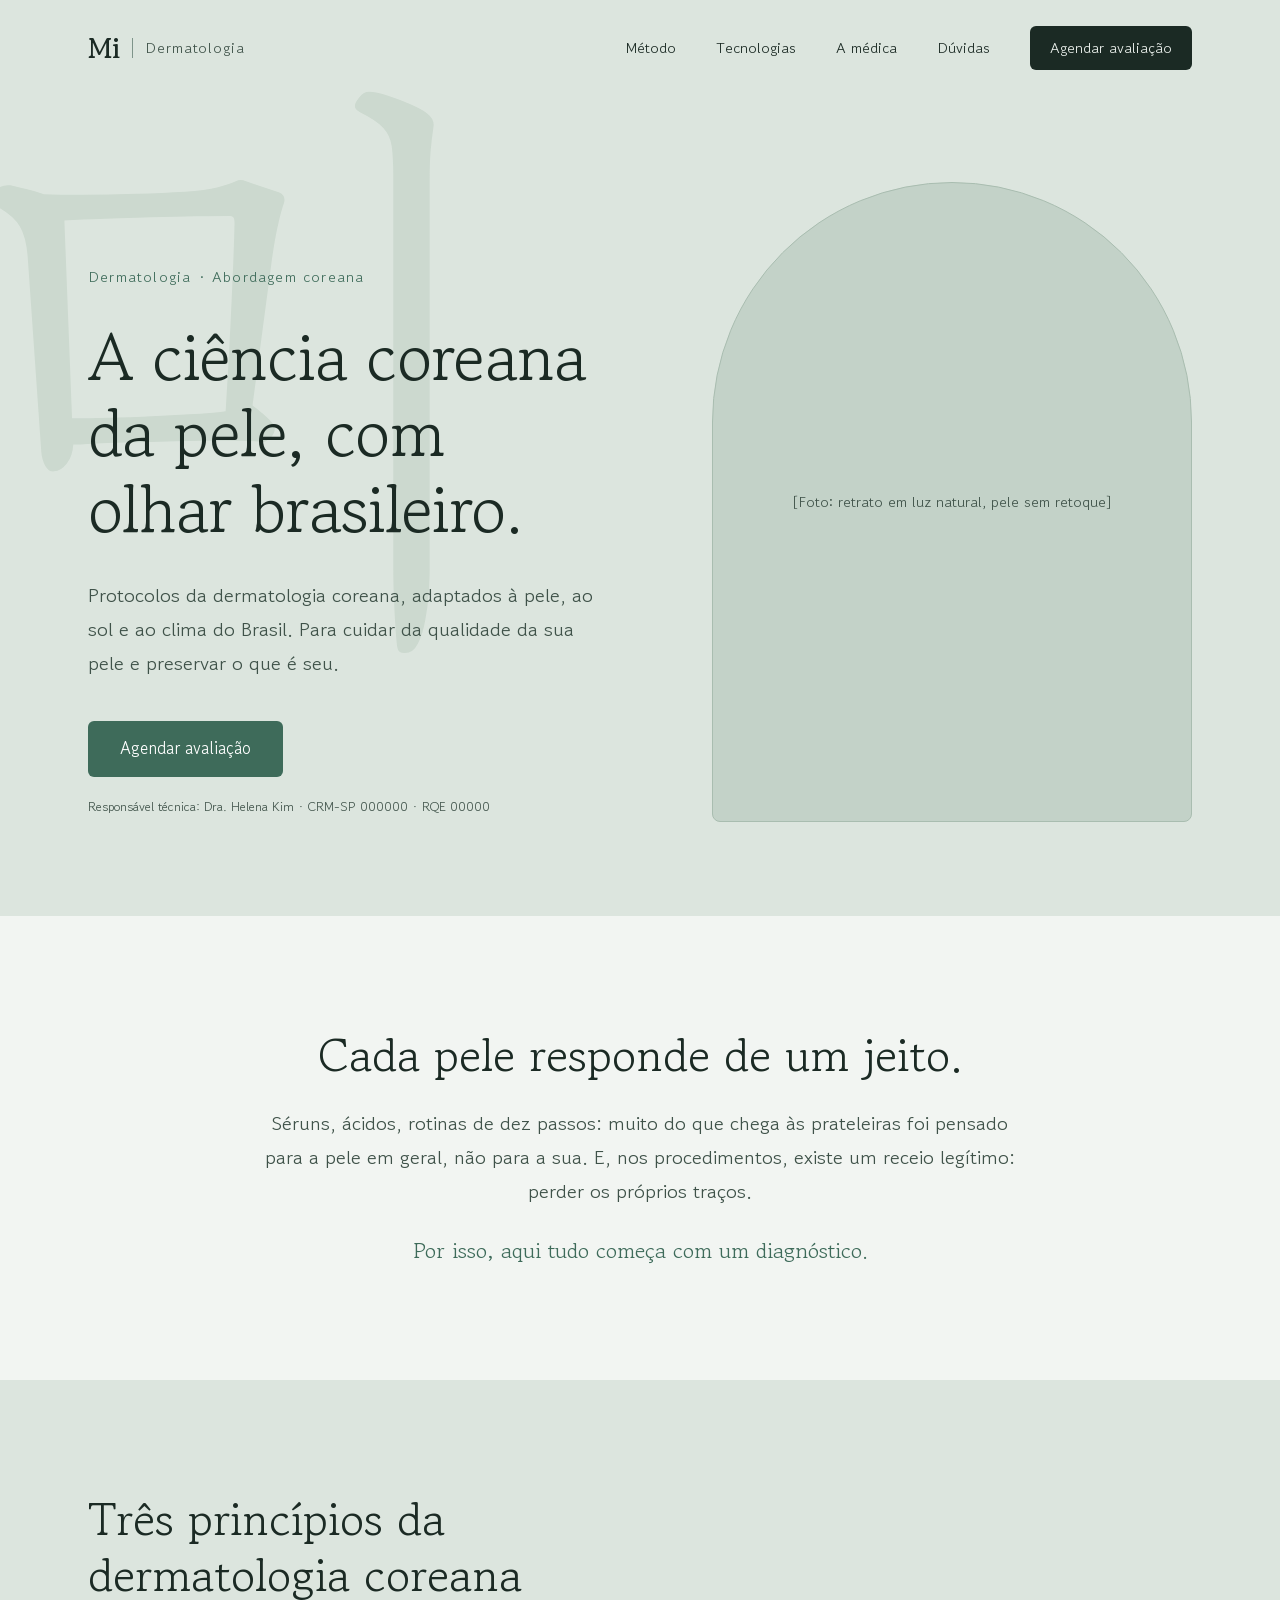
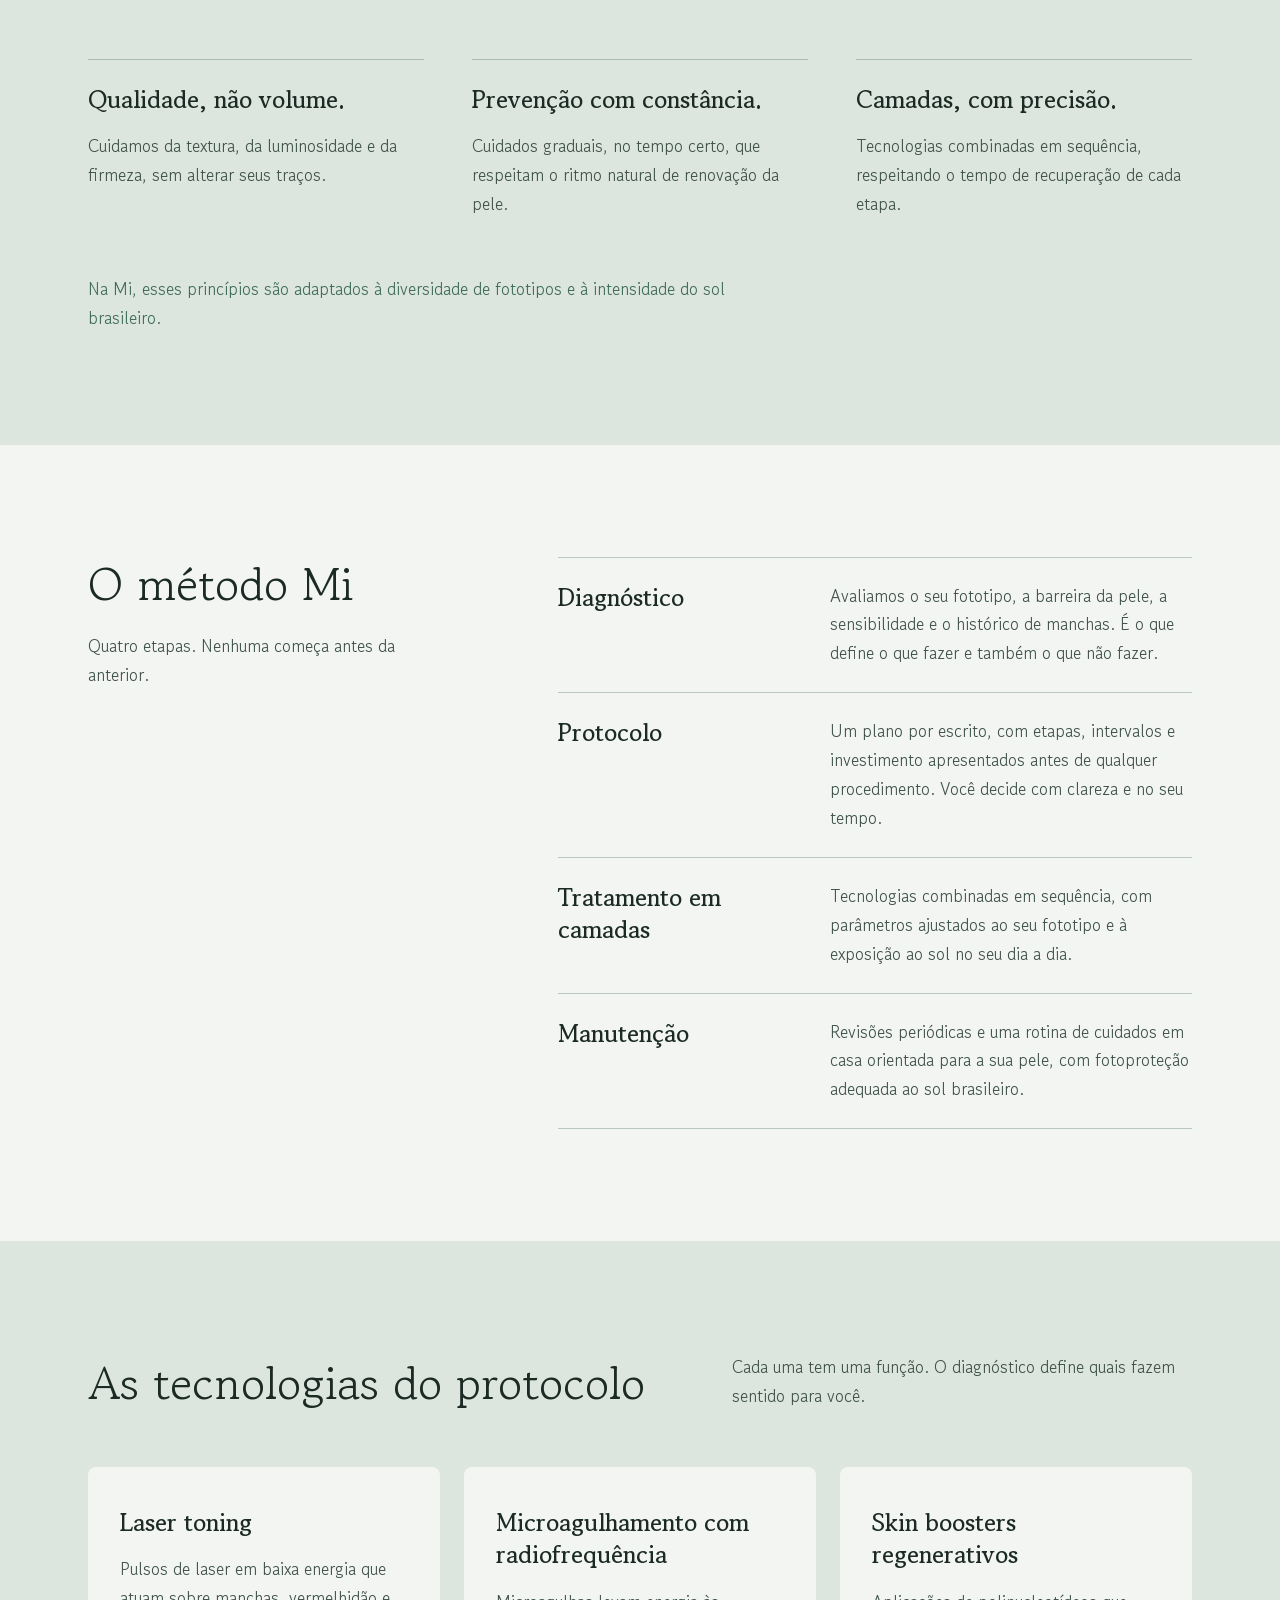
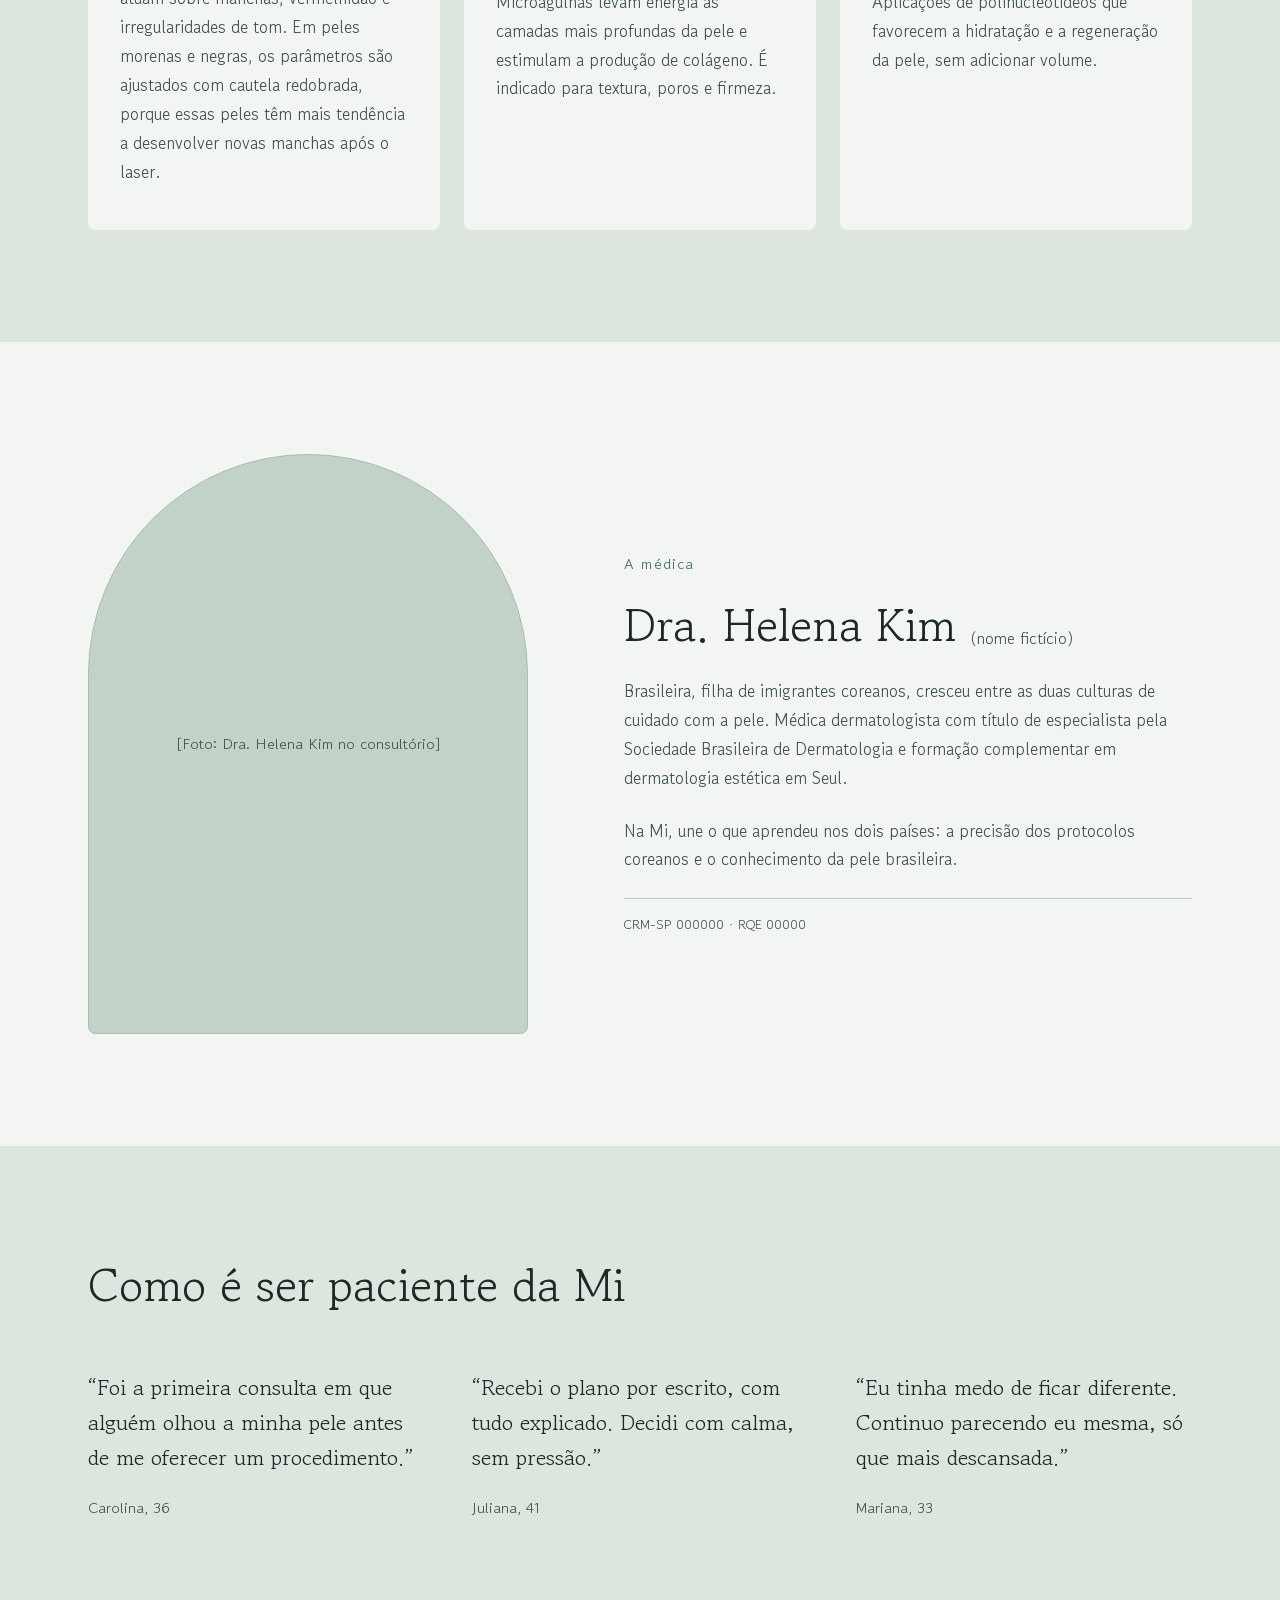
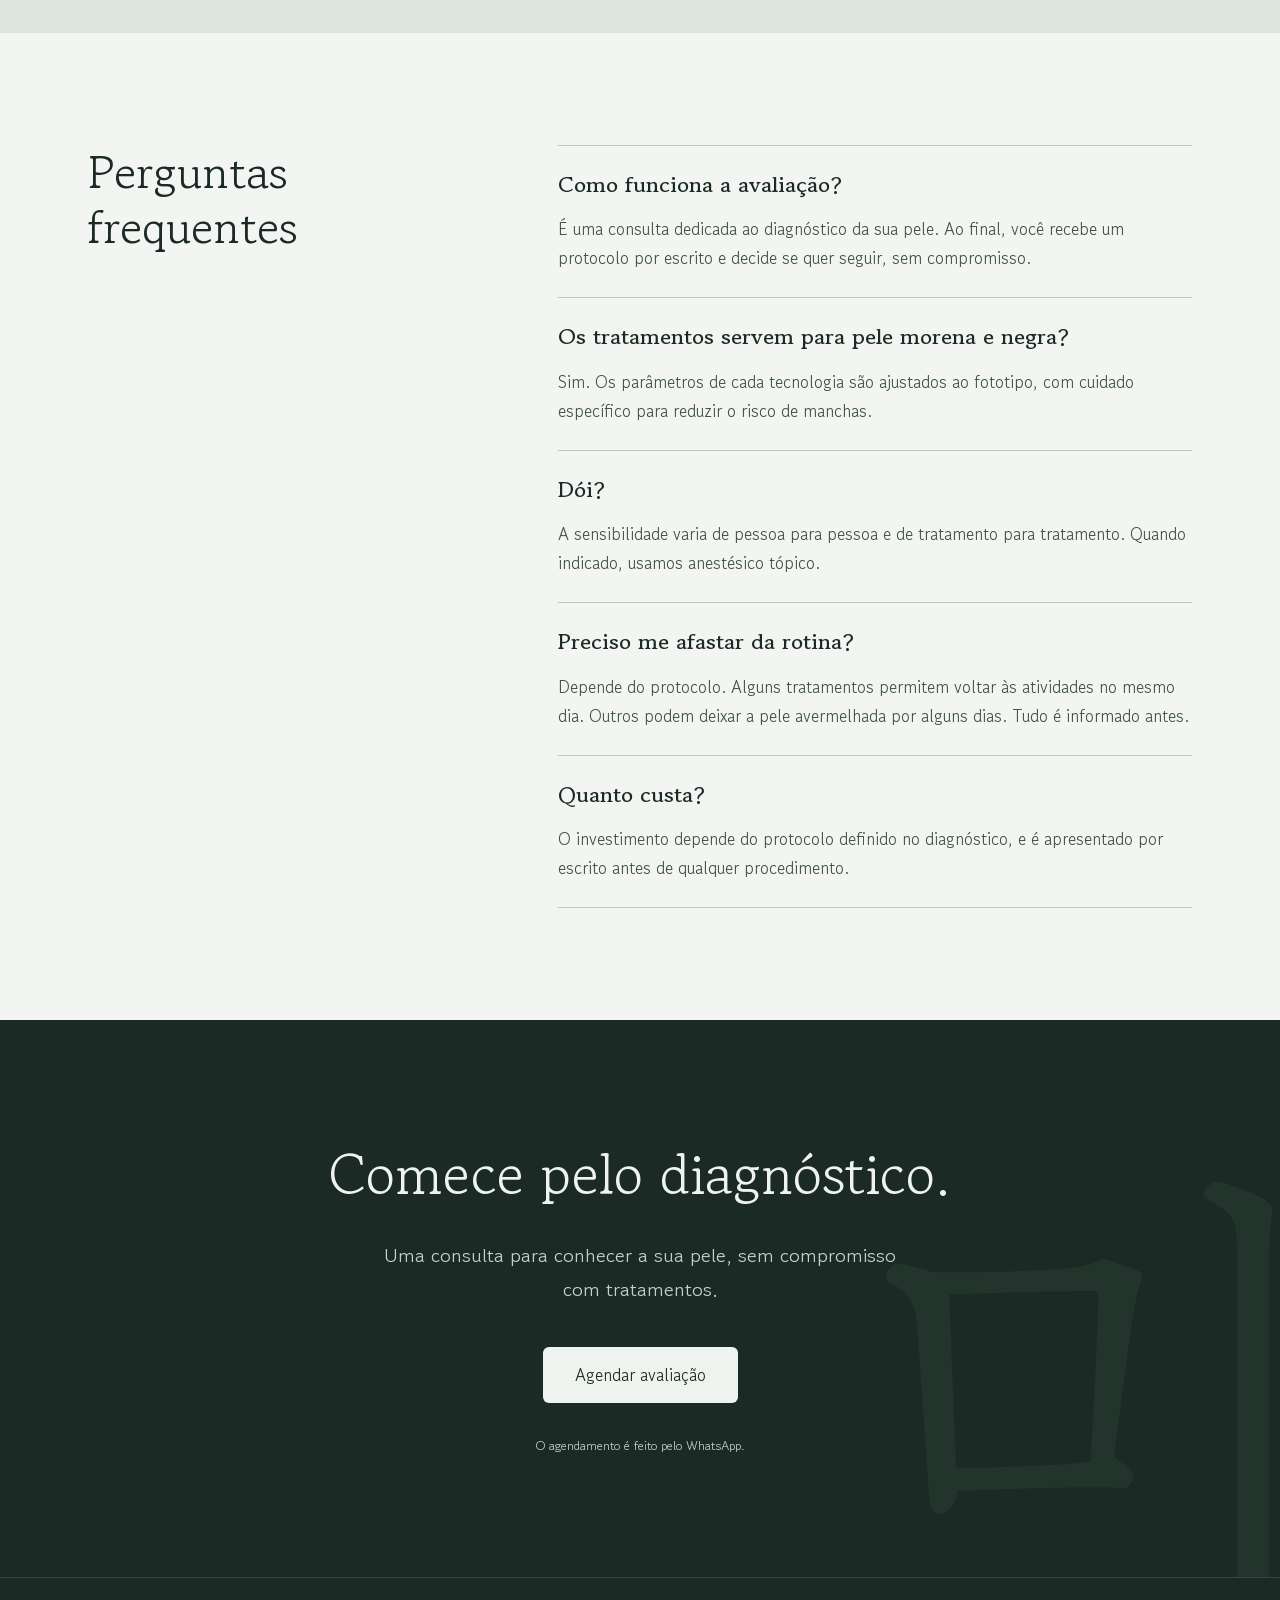
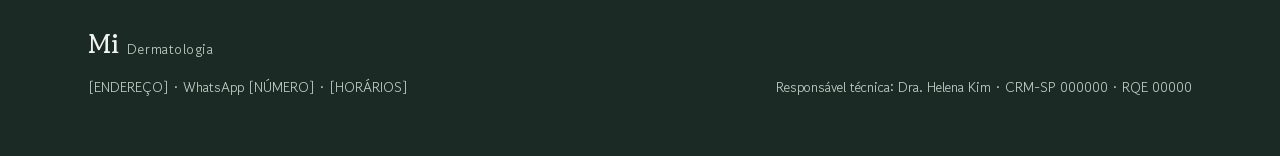
<file: index.html>
<!doctype html>
<html lang="pt-BR">
<head>
  <meta charset="utf-8">
  <meta name="viewport" content="width=device-width, initial-scale=1">
  <title>Mi Dermatologia</title>
  <link rel="preconnect" href="https://fonts.googleapis.com">
  <link rel="preconnect" href="https://fonts.gstatic.com" crossorigin>
  <link rel="stylesheet" href="https://fonts.googleapis.com/css2?family=Gowun+Batang:wght@400;700&family=Gowun+Dodum&display=swap">
  <link rel="stylesheet" href="css/tokens.css">
  <link rel="stylesheet" href="css/main.css">
  <script src="js/menu.js"></script>
  <script src="js/motion.js"></script>
</head>
<body>
  <span class="glyph" aria-hidden="true">미</span>

  <header id="topo" class="site-header">
    <a class="logo" href="#topo" aria-label="Mi Dermatologia, voltar ao topo">
      <span class="logo__mi">Mi</span>
      <span class="logo__rule"></span>
      <span class="logo__name">Dermatologia</span>
    </a>
    <button class="menu-toggle" type="button" aria-expanded="false" aria-controls="site-nav" aria-label="Abrir menu">
      <svg width="24" height="24" viewBox="0 0 24 24" fill="none" stroke="currentColor" stroke-width="1.5" stroke-linecap="round" aria-hidden="true" focusable="false"><path d="M4 8h16"/><path d="M4 16h16"/></svg>
    </button>
    <nav id="site-nav" class="site-nav" aria-label="Principal">
      <a class="site-nav__link" href="#metodo">Método</a>
      <a class="site-nav__link" href="#tecnologias">Tecnologias</a>
      <a class="site-nav__link" href="#medica">A médica</a>
      <a class="site-nav__link" href="#duvidas">Dúvidas</a>
      <a class="button button--menu" href="https://wa.me/5500000000000?text=Ol%C3%A1!%20Gostaria%20de%20agendar%20uma%20avalia%C3%A7%C3%A3o%20de%20pele." target="_blank" rel="noopener">Agendar avaliação<span class="visually-hidden"> (abre o WhatsApp em nova aba)</span></a>
    </nav>
  </header>

  <main>
    <section id="inicio" class="hero">
      <div class="hero__text">
        <p class="eyebrow hero__eyebrow">Dermatologia · Abordagem coreana</p>
        <h1 class="hero__title">A ciência coreana da pele, com olhar brasileiro.</h1>
        <p class="lead hero__lead">Protocolos da dermatologia coreana, adaptados à pele, ao sol e ao clima do Brasil. Para cuidar da qualidade da sua pele e preservar o que é seu.</p>
        <div class="hero__action">
          <a class="button button--primary" href="https://wa.me/5500000000000?text=Ol%C3%A1!%20Gostaria%20de%20agendar%20uma%20avalia%C3%A7%C3%A3o%20de%20pele." target="_blank" rel="noopener">Agendar avaliação<span class="visually-hidden"> (abre o WhatsApp em nova aba)</span></a>
          <p class="caption">Responsável técnica: Dra. Helena Kim · CRM-SP 000000 · RQE 00000</p>
        </div>
      </div>
      <div class="arch arch--hero">
        <p class="arch__placeholder">[Foto: retrato em luz natural, pele sem retoque]</p>
      </div>
    </section>

    <section id="tensao" class="section section--alt tension">
      <h2 class="section-title">Cada pele responde de um jeito.</h2>
      <p class="lead">Séruns, ácidos, rotinas de dez passos: muito do que chega às prateleiras foi pensado para a pele em geral, não para a sua. E, nos procedimentos, existe um receio legítimo: perder os próprios traços.</p>
      <p class="closing">Por isso, aqui tudo começa com um diagnóstico.</p>
    </section>

    <section id="filosofia" class="section philosophy">
      <h2 class="section-title philosophy__title">Três princípios da dermatologia coreana</h2>
      <div class="principles">
        <div class="principle">
          <h3 class="item-title">Qualidade, não volume.</h3>
          <p class="body-muted">Cuidamos da textura, da luminosidade e da firmeza, sem alterar seus traços.</p>
        </div>
        <div class="principle">
          <h3 class="item-title">Prevenção com constância.</h3>
          <p class="body-muted">Cuidados graduais, no tempo certo, que respeitam o ritmo natural de renovação da pele.</p>
        </div>
        <div class="principle">
          <h3 class="item-title">Camadas, com precisão.</h3>
          <p class="body-muted">Tecnologias combinadas em sequência, respeitando o tempo de recuperação de cada etapa.</p>
        </div>
      </div>
      <p class="philosophy__note">Na Mi, esses princípios são adaptados à diversidade de fototipos e à intensidade do sol brasileiro.</p>
    </section>

    <section id="metodo" class="section section--alt split-section">
      <div class="section-head">
        <h2 class="section-title">O método Mi</h2>
        <p class="body-muted">Quatro etapas. Nenhuma começa antes da anterior.</p>
      </div>
      <ol class="step-list step-list--split">
        <li class="step">
          <h3 class="item-title">Diagnóstico</h3>
          <p class="body-muted">Avaliamos o seu fototipo, a barreira da pele, a sensibilidade e o histórico de manchas. É o que define o que fazer e também o que não fazer.</p>
        </li>
        <li class="step">
          <h3 class="item-title">Protocolo</h3>
          <p class="body-muted">Um plano por escrito, com etapas, intervalos e investimento apresentados antes de qualquer procedimento. Você decide com clareza e no seu tempo.</p>
        </li>
        <li class="step">
          <h3 class="item-title">Tratamento em camadas</h3>
          <p class="body-muted">Tecnologias combinadas em sequência, com parâmetros ajustados ao seu fototipo e à exposição ao sol no seu dia a dia.</p>
        </li>
        <li class="step">
          <h3 class="item-title">Manutenção</h3>
          <p class="body-muted">Revisões periódicas e uma rotina de cuidados em casa orientada para a sua pele, com fotoproteção adequada ao sol brasileiro.</p>
        </li>
      </ol>
    </section>

    <section id="tecnologias" class="section technologies">
      <div class="section-head section-head--row">
        <h2 class="section-title">As tecnologias do protocolo</h2>
        <p class="body-muted">Cada uma tem uma função. O diagnóstico define quais fazem sentido para você.</p>
      </div>
      <div class="cards">
        <article class="card">
          <h3 class="item-title">Laser toning</h3>
          <p class="body-muted">Pulsos de laser em baixa energia que atuam sobre manchas, vermelhidão e irregularidades de tom. Em peles morenas e negras, os parâmetros são ajustados com cautela redobrada, porque essas peles têm mais tendência a desenvolver novas manchas após o laser.</p>
        </article>
        <article class="card">
          <h3 class="item-title">Microagulhamento com radiofrequência</h3>
          <p class="body-muted">Microagulhas levam energia às camadas mais profundas da pele e estimulam a produção de colágeno. É indicado para textura, poros e firmeza.</p>
        </article>
        <article class="card">
          <h3 class="item-title">Skin boosters regenerativos</h3>
          <p class="body-muted">Aplicações de polinucleotídeos que favorecem a hidratação e a regeneração da pele, sem adicionar volume.</p>
        </article>
      </div>
    </section>

    <section id="medica" class="section section--alt doctor">
      <div class="arch arch--doctor">
        <p class="arch__placeholder">[Foto: Dra. Helena Kim no consultório]</p>
      </div>
      <div class="doctor__text">
        <p class="eyebrow">A médica</p>
        <h2 class="section-title">Dra. Helena Kim <span class="doctor__note">(nome fictício)</span></h2>
        <p class="body-muted">Brasileira, filha de imigrantes coreanos, cresceu entre as duas culturas de cuidado com a pele. Médica dermatologista com título de especialista pela Sociedade Brasileira de Dermatologia e formação complementar em dermatologia estética em Seul.</p>
        <p class="body-muted">Na Mi, une o que aprendeu nos dois países: a precisão dos protocolos coreanos e o conhecimento da pele brasileira.</p>
        <p class="caption doctor__credentials">CRM-SP 000000 · RQE 00000</p>
      </div>
    </section>

    <section id="depoimentos" class="section testimonials">
      <h2 class="section-title">Como é ser paciente da Mi</h2>
      <div class="quotes">
        <figure class="quote">
          <blockquote class="quote__text">“Foi a primeira consulta em que alguém olhou a minha pele antes de me oferecer um procedimento.”</blockquote>
          <figcaption class="quote__author">Carolina, 36</figcaption>
        </figure>
        <figure class="quote">
          <blockquote class="quote__text">“Recebi o plano por escrito, com tudo explicado. Decidi com calma, sem pressão.”</blockquote>
          <figcaption class="quote__author">Juliana, 41</figcaption>
        </figure>
        <!-- Pendente de validação com a médica: este depoimento fala de resultado (CFM). -->
        <figure class="quote">
          <blockquote class="quote__text">“Eu tinha medo de ficar diferente. Continuo parecendo eu mesma, só que mais descansada.”</blockquote>
          <figcaption class="quote__author">Mariana, 33</figcaption>
        </figure>
      </div>
    </section>

    <section id="duvidas" class="section section--alt split-section">
      <h2 class="section-title">Perguntas frequentes</h2>
      <ul class="step-list step-list--faq">
        <li class="step">
          <h3 class="item-title">Como funciona a avaliação?</h3>
          <p class="body-muted">É uma consulta dedicada ao diagnóstico da sua pele. Ao final, você recebe um protocolo por escrito e decide se quer seguir, sem compromisso.</p>
        </li>
        <li class="step">
          <h3 class="item-title">Os tratamentos servem para pele morena e negra?</h3>
          <p class="body-muted">Sim. Os parâmetros de cada tecnologia são ajustados ao fototipo, com cuidado específico para reduzir o risco de manchas.</p>
        </li>
        <li class="step">
          <h3 class="item-title">Dói?</h3>
          <p class="body-muted">A sensibilidade varia de pessoa para pessoa e de tratamento para tratamento. Quando indicado, usamos anestésico tópico.</p>
        </li>
        <li class="step">
          <h3 class="item-title">Preciso me afastar da rotina?</h3>
          <p class="body-muted">Depende do protocolo. Alguns tratamentos permitem voltar às atividades no mesmo dia. Outros podem deixar a pele avermelhada por alguns dias. Tudo é informado antes.</p>
        </li>
        <li class="step">
          <h3 class="item-title">Quanto custa?</h3>
          <p class="body-muted">O investimento depende do protocolo definido no diagnóstico, e é apresentado por escrito antes de qualquer procedimento.</p>
        </li>
      </ul>
    </section>

    <section id="agendar" class="final-cta">
      <span class="final-cta__glyph" aria-hidden="true">미</span>
      <h2 class="final-cta__title">Comece pelo diagnóstico.</h2>
      <p class="final-cta__text">Uma consulta para conhecer a sua pele, sem compromisso com tratamentos.</p>
      <a class="button button--inverse" href="https://wa.me/5500000000000?text=Ol%C3%A1!%20Gostaria%20de%20agendar%20uma%20avalia%C3%A7%C3%A3o%20de%20pele." target="_blank" rel="noopener">Agendar avaliação<span class="visually-hidden"> (abre o WhatsApp em nova aba)</span></a>
      <p class="final-cta__note">O agendamento é feito pelo WhatsApp.</p>
    </section>
  </main>

  <footer class="site-footer">
    <div class="site-footer__brand">
      <p class="site-footer__logo">Mi <span class="site-footer__logo-name">Dermatologia</span></p>
      <p><span class="site-footer__line">[ENDEREÇO]</span><span class="site-footer__sep"> · </span><span class="site-footer__line">WhatsApp [NÚMERO] · [HORÁRIOS]</span></p>
    </div>
    <p><span class="site-footer__line">Responsável técnica: Dra. Helena Kim</span><span class="site-footer__sep"> · </span><span class="site-footer__line">CRM-SP 000000 · RQE 00000</span></p>
  </footer>
</body>
</html>
</file>
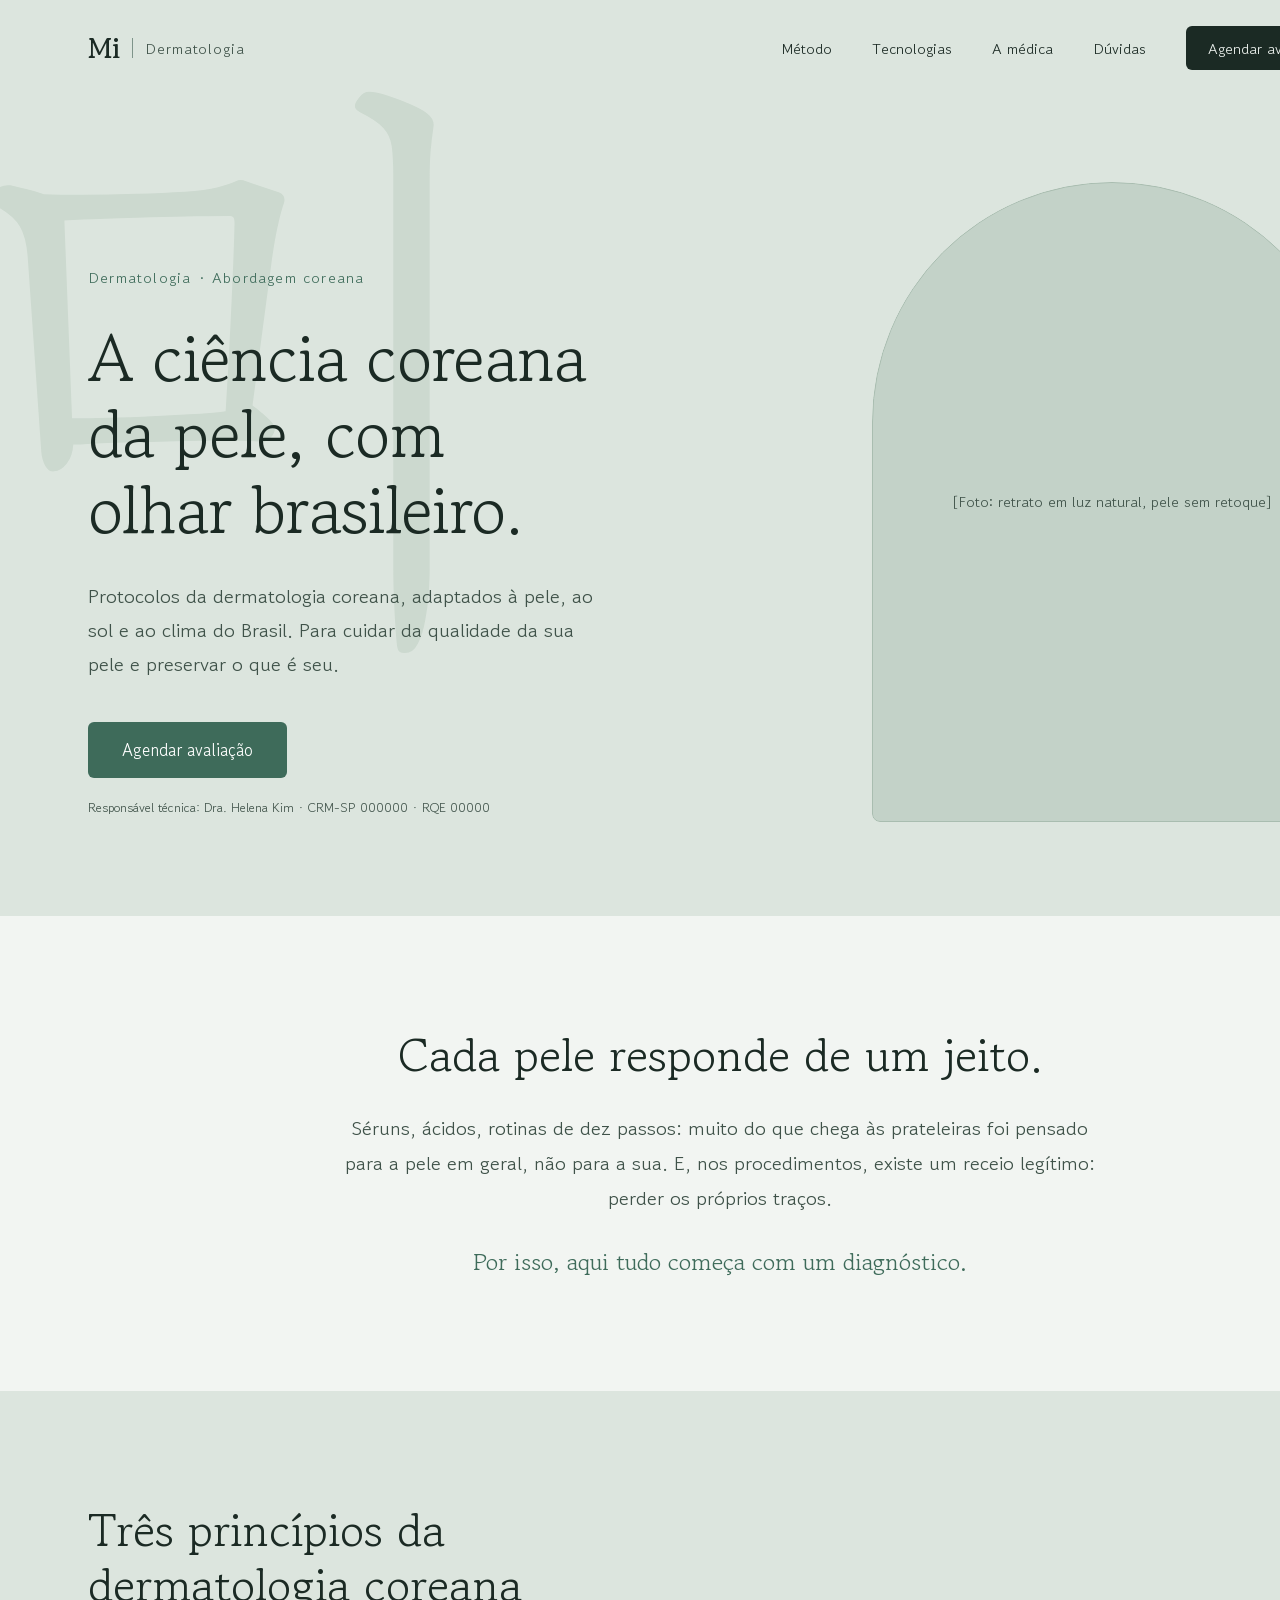
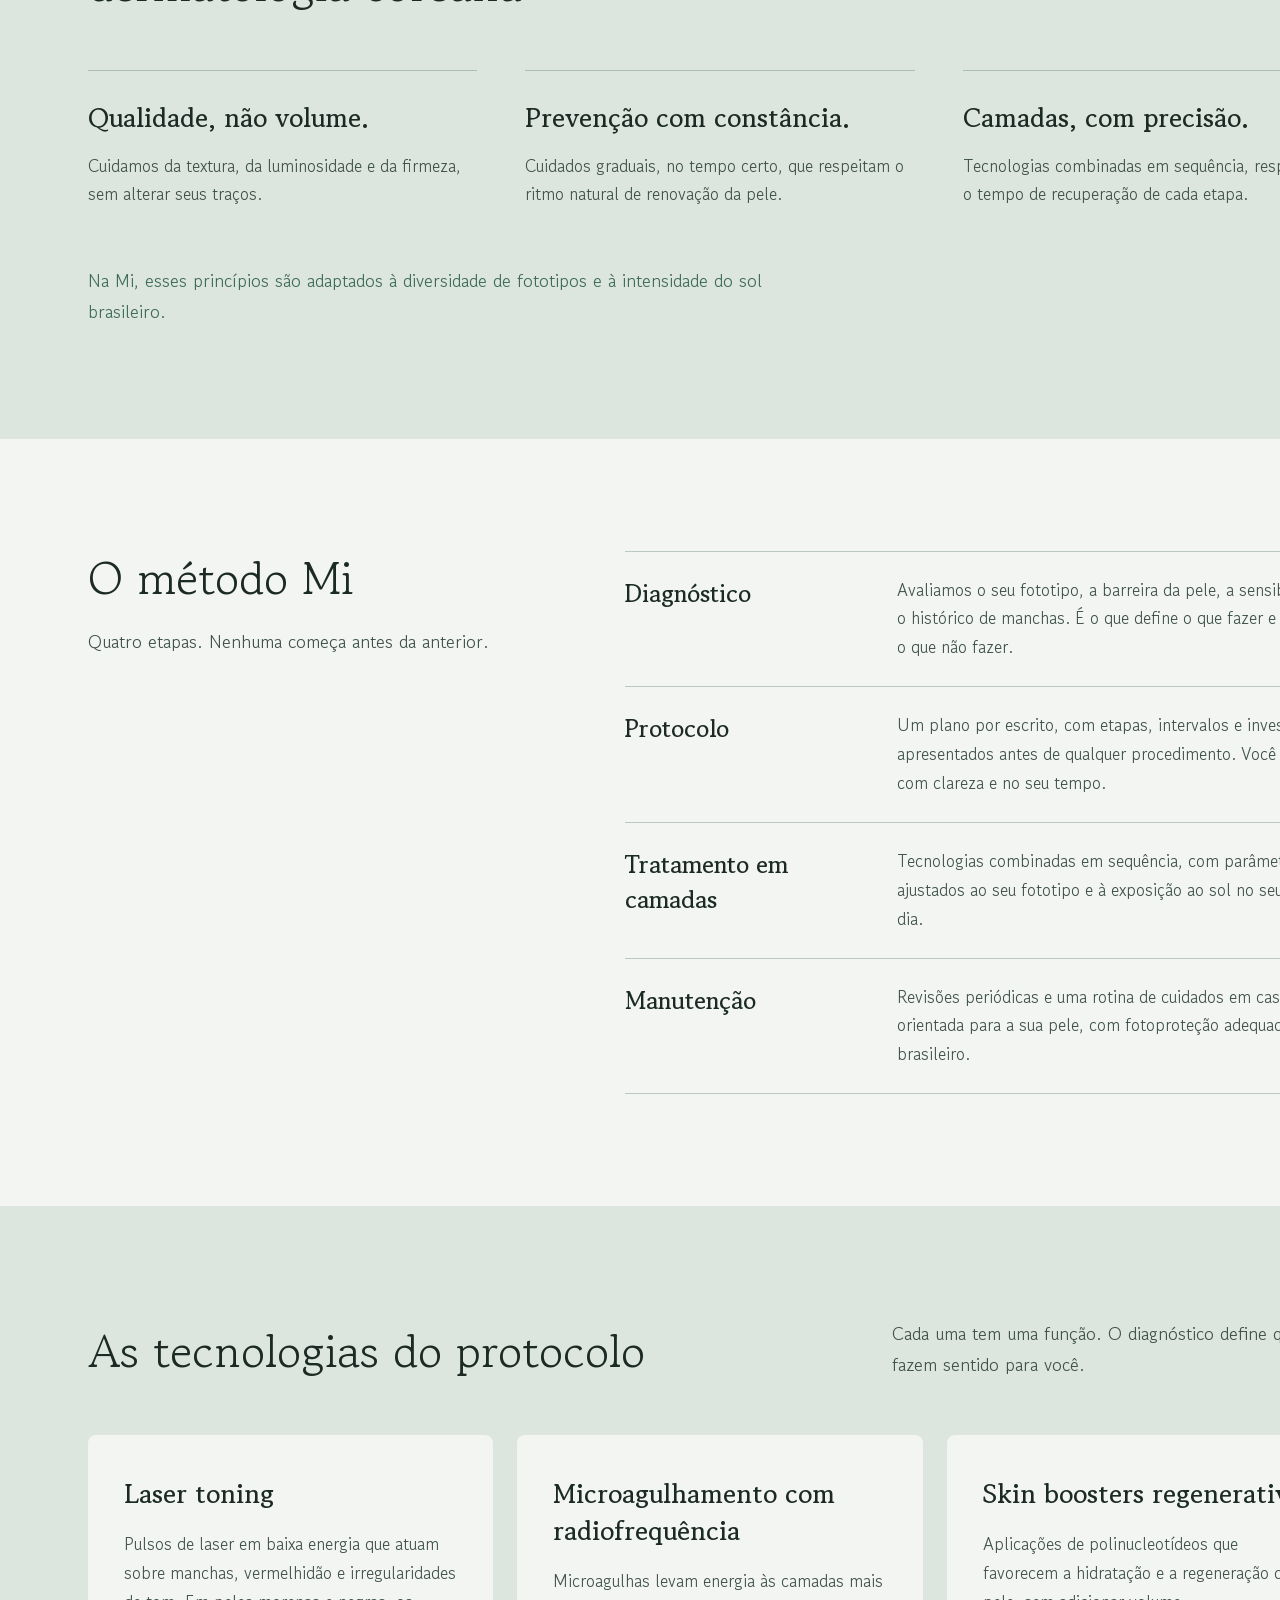
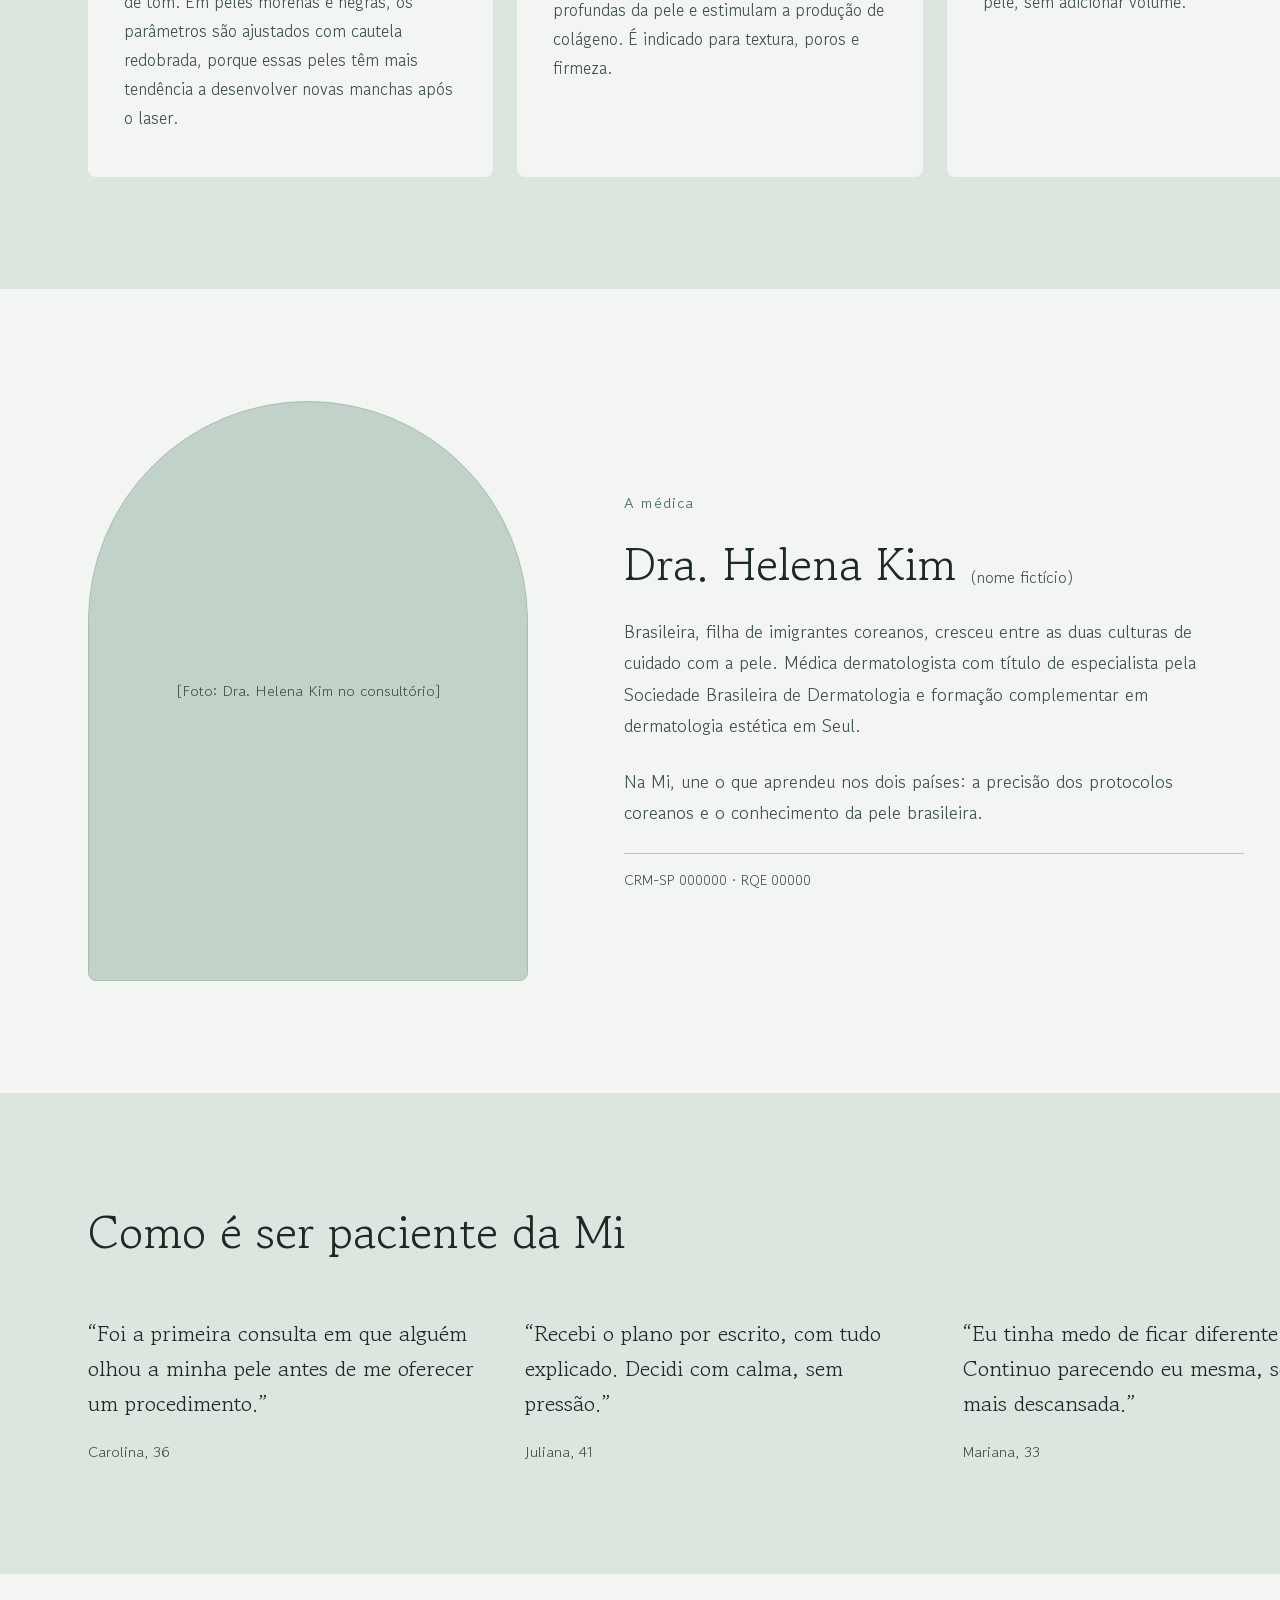
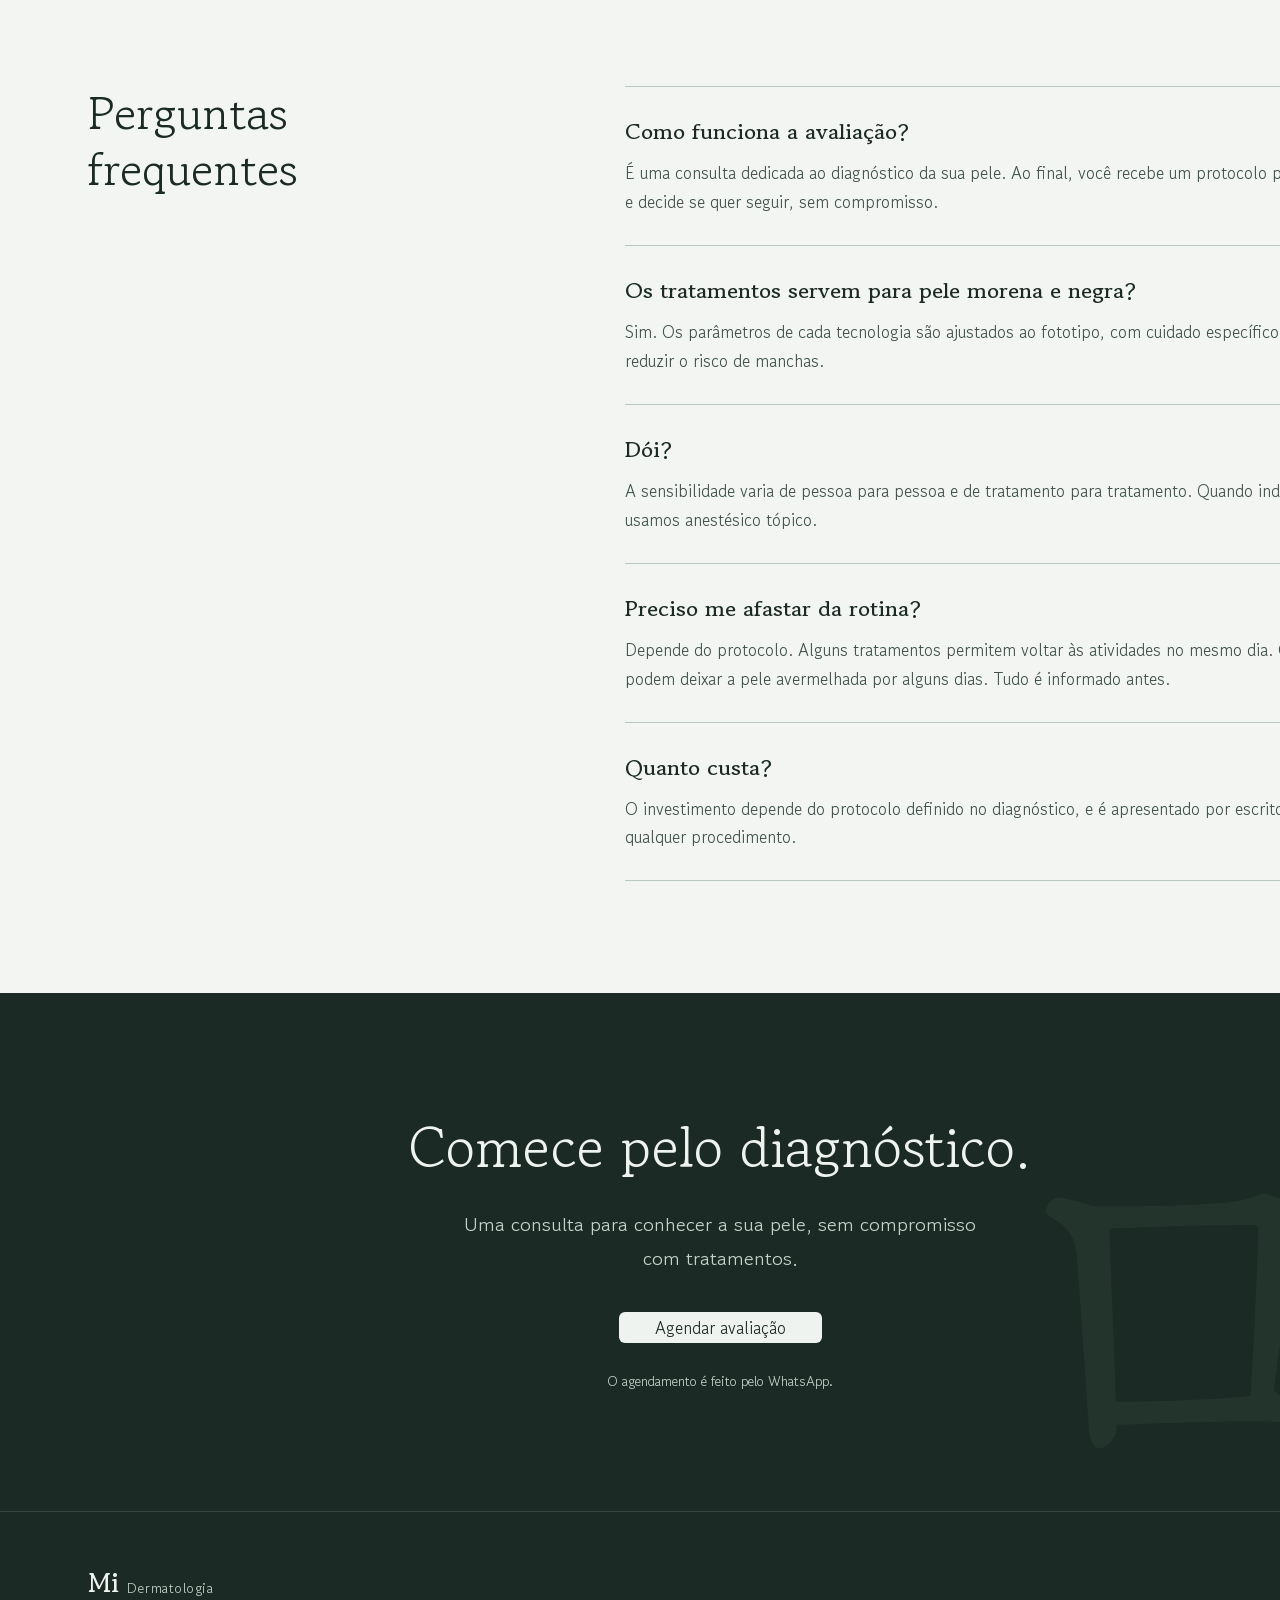
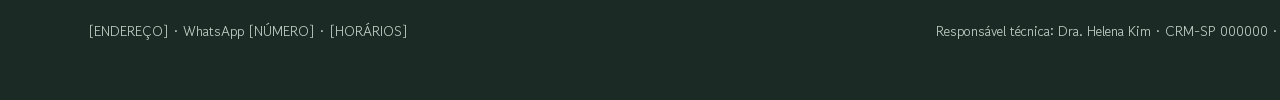
<file: docs/mockups/pagina-desktop.html>
<!doctype html>
<html lang="pt-BR">
<head>
<meta charset="utf-8">
<meta name="viewport" content="width=device-width, initial-scale=1">
<title>Mi Dermatologia — Página completa (desktop) — MOCKUP DE REFERÊNCIA</title>
<link rel="stylesheet" href="https://fonts.googleapis.com/css2?family=Gowun+Batang:wght@400;700&amp;family=Gowun+Dodum&amp;display=swap">
<style>
body{margin:0;background:#DCE5DE;font-family:"Gowun Dodum","Helvetica Neue",sans-serif;color:#1B2A24}
a{color:#1B2A24}a:hover{color:#3E6B5A}
@keyframes riseA{from{opacity:0;transform:translateY(10px)}to{opacity:1;transform:none}}
@keyframes riseB{from{opacity:0;transform:translateY(10px)}to{opacity:1;transform:none}}
@keyframes archA{from{clip-path:inset(100% 0 0 0 round 240px 240px 8px 8px)}to{clip-path:inset(0 0 0 0 round 240px 240px 8px 8px)}}
@keyframes archB{from{clip-path:inset(100% 0 0 0 round 240px 240px 8px 8px)}to{clip-path:inset(0 0 0 0 round 240px 240px 8px 8px)}}
@keyframes glyphA{from{opacity:0;transform:scale(1.04)}to{opacity:1;transform:none}}
@keyframes glyphB{from{opacity:0;transform:scale(1.04)}to{opacity:1;transform:none}}
.anim-a{--rise:riseA;--arch:archA;--glyph:glyphA}
.anim-b{--rise:riseB;--arch:archB;--glyph:glyphB}
.rv{animation:var(--rise) 1000ms cubic-bezier(0.22,1,0.36,1) var(--d,0ms) both}
.arch{animation:var(--arch) 1600ms cubic-bezier(0.65,0,0.35,1) var(--d,0ms) both}
.glyph{transform-origin:30% 40%;animation:var(--glyph) 2400ms cubic-bezier(0.22,1,0.36,1) var(--d,0ms) both}
@media (prefers-reduced-motion:reduce){.rv,.arch,.glyph{animation:none}}
</style>
</head>
<body>
<!-- Mockup de referência visual. Estilos inline de protótipo: NÃO copiar este código para o site. -->
<div class="anim-a" style="position: relative; width: 1440px; height: 6500px; box-sizing: border-box; background: #DCE5DE; overflow: hidden; display: flex; flex-direction: column">

<span class="glyph" aria-hidden="true" style="--d: 0ms; position: absolute; left: -40px; top: 40px; font-family: 'Gowun Batang', 'Nanum Myeongjo', serif; font-size: 640px; line-height: 1; color: #CCD9CF">미</span>

<header id="topo" style="position: relative; height: 96px; flex-shrink: 0; box-sizing: border-box; padding: 0 88px; display: flex; align-items: center; justify-content: space-between">
<a href="#topo" style="display: flex; align-items: center; gap: 12px; text-decoration: none">
<span style="font-family: 'Gowun Batang', Georgia, serif; font-weight: 700; font-size: 28px">Mi</span>
<span style="width: 1px; height: 20px; background: #7E948A"></span>
<span style="font-size: 15px; letter-spacing: 0.06em; color: #3F5249">Dermatologia</span>
</a>
<nav aria-label="Principal" style="display: flex; align-items: center; gap: 40px; font-size: 15px">
<a href="#metodo" style="text-decoration: none">Método</a>
<a href="#tecnologias" style="text-decoration: none">Tecnologias</a>
<a href="#medica" style="text-decoration: none">A médica</a>
<a href="#duvidas" style="text-decoration: none">Dúvidas</a>
<a href="https://wa.me/5500000000000?text=Ol%C3%A1!%20Gostaria%20de%20agendar%20uma%20avalia%C3%A7%C3%A3o%20de%20pele." target="_blank" rel="noopener" style="display: flex; align-items: center; height: 44px; padding: 0 22px; background: #1B2A24; color: #EEF3EF; border-radius: 6px; text-decoration: none">Agendar avaliação</a>
</nav>
</header>

<section style="position: relative; height: 820px; flex-shrink: 0; box-sizing: border-box; padding: 64px 88px 72px; display: flex; align-items: center; justify-content: space-between; gap: 80px">
<div style="width: 640px; display: flex; flex-direction: column; gap: 32px; padding-top: 80px">
<p class="rv" style="--d: 400ms; margin: 0; font-size: 15px; letter-spacing: 0.08em; color: #3E6B5A">Dermatologia · Abordagem coreana</p>
<h1 class="rv" style="--d: 560ms; margin: 0; font-family: 'Gowun Batang', Georgia, serif; font-weight: 400; font-size: 66px; line-height: 1.15; letter-spacing: -0.01em; text-wrap: balance">A ciência coreana da pele, com olhar brasileiro.</h1>
<p class="rv" style="--d: 780ms; margin: 0; max-width: 520px; font-size: 20px; line-height: 1.7; color: #3F5249; text-wrap: pretty">Protocolos da dermatologia coreana, adaptados à pele, ao sol e ao clima do Brasil. Para cuidar da qualidade da sua pele e preservar o que é seu.</p>
<div class="rv" style="--d: 960ms; display: flex; flex-direction: column; gap: 20px; align-items: flex-start; padding-top: 8px">
<a href="https://wa.me/5500000000000?text=Ol%C3%A1!%20Gostaria%20de%20agendar%20uma%20avalia%C3%A7%C3%A3o%20de%20pele." target="_blank" rel="noopener" style="display: flex; align-items: center; height: 56px; padding: 0 34px; background: #3E6B5A; color: #FFFFFF; border-radius: 6px; text-decoration: none; font-size: 17px">Agendar avaliação</a>
<p style="margin: 0; font-size: 13px; color: #3F5249">Responsável técnica: Dra. Helena Kim · CRM-SP 000000 · RQE 00000</p>
</div>
</div>
<div class="arch" style="--d: 200ms; width: 480px; height: 640px; flex-shrink: 0; box-sizing: border-box; border-radius: 240px 240px 8px 8px; background: #C3D2C8; border: 1px solid #A9BDB0; display: flex; align-items: center; justify-content: center; padding: 48px">
<p style="margin: 0; text-align: center; font-size: 15px; line-height: 1.6; color: #3F5249">[Foto: retrato em luz natural, pele sem retoque]</p>
</div>
</section>

<section style="position: relative; flex-shrink: 0; box-sizing: border-box; padding: 112px 88px; background: #F2F5F2; display: flex; justify-content: center">
<div style="width: 760px; display: flex; flex-direction: column; align-items: center; gap: 28px; text-align: center">
<h2 style="margin: 0; font-family: 'Gowun Batang', Georgia, serif; font-weight: 400; font-size: 46px; line-height: 1.2">Cada pele responde de um jeito.</h2>
<p style="margin: 0; font-size: 20px; line-height: 1.75; color: #3F5249; text-wrap: pretty">Séruns, ácidos, rotinas de dez passos: muito do que chega às prateleiras foi pensado para a pele em geral, não para a sua. E, nos procedimentos, existe um receio legítimo: perder os próprios traços.</p>
<p style="margin: 0; font-family: 'Gowun Batang', Georgia, serif; font-size: 24px; color: #3E6B5A">Por isso, aqui tudo começa com um diagnóstico.</p>
</div>
</section>

<section style="position: relative; flex-shrink: 0; box-sizing: border-box; padding: 112px 88px; display: flex; flex-direction: column; gap: 56px">
<h2 style="margin: 0; max-width: 620px; font-family: 'Gowun Batang', Georgia, serif; font-weight: 400; font-size: 46px; line-height: 1.2">Três princípios da dermatologia coreana</h2>
<div style="display: grid; grid-template-columns: repeat(3, minmax(0, 1fr)); gap: 48px">
<div style="display: flex; flex-direction: column; gap: 16px; padding-top: 28px; border-top: 1px solid #A9BDB0">
<h3 style="margin: 0; font-family: 'Gowun Batang', Georgia, serif; font-weight: 700; font-size: 26px">Qualidade, não volume.</h3>
<p style="margin: 0; font-size: 17px; line-height: 1.7; color: #3F5249">Cuidamos da textura, da luminosidade e da firmeza, sem alterar seus traços.</p>
</div>
<div style="display: flex; flex-direction: column; gap: 16px; padding-top: 28px; border-top: 1px solid #A9BDB0">
<h3 style="margin: 0; font-family: 'Gowun Batang', Georgia, serif; font-weight: 700; font-size: 26px">Prevenção com constância.</h3>
<p style="margin: 0; font-size: 17px; line-height: 1.7; color: #3F5249">Cuidados graduais, no tempo certo, que respeitam o ritmo natural de renovação da pele.</p>
</div>
<div style="display: flex; flex-direction: column; gap: 16px; padding-top: 28px; border-top: 1px solid #A9BDB0">
<h3 style="margin: 0; font-family: 'Gowun Batang', Georgia, serif; font-weight: 700; font-size: 26px">Camadas, com precisão.</h3>
<p style="margin: 0; font-size: 17px; line-height: 1.7; color: #3F5249">Tecnologias combinadas em sequência, respeitando o tempo de recuperação de cada etapa.</p>
</div>
</div>
<p style="margin: 0; max-width: 700px; font-size: 18px; line-height: 1.7; color: #3E6B5A">Na Mi, esses princípios são adaptados à diversidade de fototipos e à intensidade do sol brasileiro.</p>
</section>

<section id="metodo" style="position: relative; flex-shrink: 0; box-sizing: border-box; padding: 112px 88px; background: #F2F5F2; display: grid; grid-template-columns: repeat(12, minmax(0, 1fr)); column-gap: 24px">
<div style="grid-column: 1 / span 4; display: flex; flex-direction: column; gap: 20px">
<h2 style="margin: 0; font-family: 'Gowun Batang', Georgia, serif; font-weight: 400; font-size: 46px; line-height: 1.2">O método Mi</h2>
<p style="margin: 0; font-size: 18px; line-height: 1.7; color: #3F5249">Quatro etapas. Nenhuma começa antes da anterior.</p>
</div>
<div style="grid-column: 6 / span 7; display: flex; flex-direction: column">
<div style="display: grid; grid-template-columns: 240px minmax(0, 1fr); gap: 32px; padding: 24px 0; border-top: 1px solid #B9C9BE">
<h3 style="margin: 0; font-family: 'Gowun Batang', Georgia, serif; font-weight: 700; font-size: 24px">Diagnóstico</h3>
<p style="margin: 0; font-size: 17px; line-height: 1.7; color: #3F5249">Avaliamos o seu fototipo, a barreira da pele, a sensibilidade e o histórico de manchas. É o que define o que fazer e também o que não fazer.</p>
</div>
<div style="display: grid; grid-template-columns: 240px minmax(0, 1fr); gap: 32px; padding: 24px 0; border-top: 1px solid #B9C9BE">
<h3 style="margin: 0; font-family: 'Gowun Batang', Georgia, serif; font-weight: 700; font-size: 24px">Protocolo</h3>
<p style="margin: 0; font-size: 17px; line-height: 1.7; color: #3F5249">Um plano por escrito, com etapas, intervalos e investimento apresentados antes de qualquer procedimento. Você decide com clareza e no seu tempo.</p>
</div>
<div style="display: grid; grid-template-columns: 240px minmax(0, 1fr); gap: 32px; padding: 24px 0; border-top: 1px solid #B9C9BE">
<h3 style="margin: 0; font-family: 'Gowun Batang', Georgia, serif; font-weight: 700; font-size: 24px">Tratamento em camadas</h3>
<p style="margin: 0; font-size: 17px; line-height: 1.7; color: #3F5249">Tecnologias combinadas em sequência, com parâmetros ajustados ao seu fototipo e à exposição ao sol no seu dia a dia.</p>
</div>
<div style="display: grid; grid-template-columns: 240px minmax(0, 1fr); gap: 32px; padding: 24px 0; border-top: 1px solid #B9C9BE; border-bottom: 1px solid #B9C9BE">
<h3 style="margin: 0; font-family: 'Gowun Batang', Georgia, serif; font-weight: 700; font-size: 24px">Manutenção</h3>
<p style="margin: 0; font-size: 17px; line-height: 1.7; color: #3F5249">Revisões periódicas e uma rotina de cuidados em casa orientada para a sua pele, com fotoproteção adequada ao sol brasileiro.</p>
</div>
</div>
</section>

<section id="tecnologias" style="position: relative; flex-shrink: 0; box-sizing: border-box; padding: 112px 88px; display: flex; flex-direction: column; gap: 56px">
<div style="display: flex; justify-content: space-between; align-items: flex-end; gap: 64px">
<h2 style="margin: 0; font-family: 'Gowun Batang', Georgia, serif; font-weight: 400; font-size: 46px; line-height: 1.2">As tecnologias do protocolo</h2>
<p style="margin: 0; max-width: 460px; font-size: 18px; line-height: 1.7; color: #3F5249">Cada uma tem uma função. O diagnóstico define quais fazem sentido para você.</p>
</div>
<div style="display: grid; grid-template-columns: repeat(3, minmax(0, 1fr)); gap: 24px">
<div style="background: #F2F5F2; border-radius: 8px; padding: 40px 36px 44px; display: flex; flex-direction: column; gap: 18px">
<h3 style="margin: 0; font-family: 'Gowun Batang', Georgia, serif; font-weight: 700; font-size: 26px">Laser toning</h3>
<p style="margin: 0; font-size: 17px; line-height: 1.7; color: #3F5249">Pulsos de laser em baixa energia que atuam sobre manchas, vermelhidão e irregularidades de tom. Em peles morenas e negras, os parâmetros são ajustados com cautela redobrada, porque essas peles têm mais tendência a desenvolver novas manchas após o laser.</p>
</div>
<div style="background: #F2F5F2; border-radius: 8px; padding: 40px 36px 44px; display: flex; flex-direction: column; gap: 18px">
<h3 style="margin: 0; font-family: 'Gowun Batang', Georgia, serif; font-weight: 700; font-size: 26px">Microagulhamento com radiofrequência</h3>
<p style="margin: 0; font-size: 17px; line-height: 1.7; color: #3F5249">Microagulhas levam energia às camadas mais profundas da pele e estimulam a produção de colágeno. É indicado para textura, poros e firmeza.</p>
</div>
<div style="background: #F2F5F2; border-radius: 8px; padding: 40px 36px 44px; display: flex; flex-direction: column; gap: 18px">
<h3 style="margin: 0; font-family: 'Gowun Batang', Georgia, serif; font-weight: 700; font-size: 26px">Skin boosters regenerativos</h3>
<p style="margin: 0; font-size: 17px; line-height: 1.7; color: #3F5249">Aplicações de polinucleotídeos que favorecem a hidratação e a regeneração da pele, sem adicionar volume.</p>
</div>
</div>
</section>

<section id="medica" style="position: relative; flex-shrink: 0; box-sizing: border-box; padding: 112px 88px; background: #F2F5F2; display: flex; align-items: center; gap: 96px">
<div style="width: 440px; height: 580px; flex-shrink: 0; box-sizing: border-box; border-radius: 220px 220px 8px 8px; background: #C3D2C8; border: 1px solid #A9BDB0; display: flex; align-items: center; justify-content: center; padding: 48px">
<p style="margin: 0; text-align: center; font-size: 15px; line-height: 1.6; color: #3F5249">[Foto: Dra. Helena Kim no consultório]</p>
</div>
<div style="display: flex; flex-direction: column; gap: 24px; max-width: 620px">
<p style="margin: 0; font-size: 15px; letter-spacing: 0.08em; color: #3E6B5A">A médica</p>
<h2 style="margin: 0; font-family: 'Gowun Batang', Georgia, serif; font-weight: 400; font-size: 46px; line-height: 1.2">Dra. Helena Kim <span style="font-family: 'Gowun Dodum', sans-serif; font-size: 16px; color: #3F5249">(nome fictício)</span></h2>
<p style="margin: 0; font-size: 18px; line-height: 1.75; color: #3F5249">Brasileira, filha de imigrantes coreanos, cresceu entre as duas culturas de cuidado com a pele. Médica dermatologista com título de especialista pela Sociedade Brasileira de Dermatologia e formação complementar em dermatologia estética em Seul.</p>
<p style="margin: 0; font-size: 18px; line-height: 1.75; color: #3F5249">Na Mi, une o que aprendeu nos dois países: a precisão dos protocolos coreanos e o conhecimento da pele brasileira.</p>
<p style="margin: 0; padding-top: 16px; border-top: 1px solid #B9C9BE; font-size: 14px; color: #3F5249">CRM-SP 000000 · RQE 00000</p>
</div>
</section>

<section style="position: relative; flex-shrink: 0; box-sizing: border-box; padding: 112px 88px; display: flex; flex-direction: column; gap: 56px">
<h2 style="margin: 0; font-family: 'Gowun Batang', Georgia, serif; font-weight: 400; font-size: 46px; line-height: 1.2">Como é ser paciente da Mi</h2>
<div style="display: grid; grid-template-columns: repeat(3, minmax(0, 1fr)); gap: 48px">
<figure style="margin: 0; display: flex; flex-direction: column; gap: 20px">
<blockquote style="margin: 0; font-family: 'Gowun Batang', Georgia, serif; font-size: 22px; line-height: 1.6">“Foi a primeira consulta em que alguém olhou a minha pele antes de me oferecer um procedimento.”</blockquote>
<figcaption style="font-size: 15px; color: #3F5249">Carolina, 36</figcaption>
</figure>
<figure style="margin: 0; display: flex; flex-direction: column; gap: 20px">
<blockquote style="margin: 0; font-family: 'Gowun Batang', Georgia, serif; font-size: 22px; line-height: 1.6">“Recebi o plano por escrito, com tudo explicado. Decidi com calma, sem pressão.”</blockquote>
<figcaption style="font-size: 15px; color: #3F5249">Juliana, 41</figcaption>
</figure>
<figure style="margin: 0; display: flex; flex-direction: column; gap: 20px">
<blockquote style="margin: 0; font-family: 'Gowun Batang', Georgia, serif; font-size: 22px; line-height: 1.6">“Eu tinha medo de ficar diferente. Continuo parecendo eu mesma, só que mais descansada.”</blockquote>
<figcaption style="font-size: 15px; color: #3F5249">Mariana, 33</figcaption>
</figure>
</div>
</section>

<section id="duvidas" style="position: relative; flex-shrink: 0; box-sizing: border-box; padding: 112px 88px; background: #F2F5F2; display: grid; grid-template-columns: repeat(12, minmax(0, 1fr)); column-gap: 24px">
<h2 style="grid-column: 1 / span 4; margin: 0; font-family: 'Gowun Batang', Georgia, serif; font-weight: 400; font-size: 46px; line-height: 1.2">Perguntas frequentes</h2>
<div style="grid-column: 6 / span 7; display: flex; flex-direction: column">
<div style="display: flex; flex-direction: column; gap: 12px; padding: 28px 0; border-top: 1px solid #B9C9BE">
<h3 style="margin: 0; font-family: 'Gowun Batang', Georgia, serif; font-weight: 700; font-size: 22px">Como funciona a avaliação?</h3>
<p style="margin: 0; font-size: 17px; line-height: 1.7; color: #3F5249">É uma consulta dedicada ao diagnóstico da sua pele. Ao final, você recebe um protocolo por escrito e decide se quer seguir, sem compromisso.</p>
</div>
<div style="display: flex; flex-direction: column; gap: 12px; padding: 28px 0; border-top: 1px solid #B9C9BE">
<h3 style="margin: 0; font-family: 'Gowun Batang', Georgia, serif; font-weight: 700; font-size: 22px">Os tratamentos servem para pele morena e negra?</h3>
<p style="margin: 0; font-size: 17px; line-height: 1.7; color: #3F5249">Sim. Os parâmetros de cada tecnologia são ajustados ao fototipo, com cuidado específico para reduzir o risco de manchas.</p>
</div>
<div style="display: flex; flex-direction: column; gap: 12px; padding: 28px 0; border-top: 1px solid #B9C9BE">
<h3 style="margin: 0; font-family: 'Gowun Batang', Georgia, serif; font-weight: 700; font-size: 22px">Dói?</h3>
<p style="margin: 0; font-size: 17px; line-height: 1.7; color: #3F5249">A sensibilidade varia de pessoa para pessoa e de tratamento para tratamento. Quando indicado, usamos anestésico tópico.</p>
</div>
<div style="display: flex; flex-direction: column; gap: 12px; padding: 28px 0; border-top: 1px solid #B9C9BE">
<h3 style="margin: 0; font-family: 'Gowun Batang', Georgia, serif; font-weight: 700; font-size: 22px">Preciso me afastar da rotina?</h3>
<p style="margin: 0; font-size: 17px; line-height: 1.7; color: #3F5249">Depende do protocolo. Alguns tratamentos permitem voltar às atividades no mesmo dia. Outros podem deixar a pele avermelhada por alguns dias. Tudo é informado antes.</p>
</div>
<div style="display: flex; flex-direction: column; gap: 12px; padding: 28px 0; border-top: 1px solid #B9C9BE; border-bottom: 1px solid #B9C9BE">
<h3 style="margin: 0; font-family: 'Gowun Batang', Georgia, serif; font-weight: 700; font-size: 22px">Quanto custa?</h3>
<p style="margin: 0; font-size: 17px; line-height: 1.7; color: #3F5249">O investimento depende do protocolo definido no diagnóstico, e é apresentado por escrito antes de qualquer procedimento.</p>
</div>
</div>
</section>

<section id="agendar" style="position: relative; flex-grow: 1; box-sizing: border-box; padding: 120px 88px; background: #1B2A24; overflow: hidden; display: flex; flex-direction: column; align-items: center; justify-content: center; gap: 28px; text-align: center">
<span aria-hidden="true" style="position: absolute; right: -60px; bottom: -120px; font-family: 'Gowun Batang', 'Nanum Myeongjo', serif; font-size: 560px; line-height: 1; color: #22342C">미</span>
<h2 style="position: relative; margin: 0; font-family: 'Gowun Batang', Georgia, serif; font-weight: 400; font-size: 56px; line-height: 1.2; color: #EEF3EF">Comece pelo diagnóstico.</h2>
<p style="position: relative; margin: 0; max-width: 520px; font-size: 20px; line-height: 1.7; color: #C4D2C9">Uma consulta para conhecer a sua pele, sem compromisso com tratamentos.</p>
<a href="https://wa.me/5500000000000?text=Ol%C3%A1!%20Gostaria%20de%20agendar%20uma%20avalia%C3%A7%C3%A3o%20de%20pele." target="_blank" rel="noopener" style="position: relative; display: flex; align-items: center; height: 56px; padding: 0 36px; margin-top: 8px; background: #EEF3EF; color: #1B2A24; border-radius: 6px; text-decoration: none; font-size: 17px">Agendar avaliação</a>
<p style="position: relative; margin: 0; font-size: 14px; color: #C4D2C9">O agendamento é feito pelo WhatsApp.</p>
</section>

<footer style="flex-shrink: 0; box-sizing: border-box; padding: 48px 88px 56px; background: #1B2A24; border-top: 1px solid #33473E; display: flex; justify-content: space-between; align-items: flex-end; gap: 48px; color: #C4D2C9; font-size: 14px; line-height: 1.8">
<div style="display: flex; flex-direction: column; gap: 12px">
<span style="font-family: 'Gowun Batang', Georgia, serif; font-weight: 700; font-size: 26px; color: #EEF3EF">Mi <span style="font-family: 'Gowun Dodum', sans-serif; font-weight: 400; font-size: 14px; letter-spacing: 0.06em; color: #C4D2C9">Dermatologia</span></span>
<span>[ENDEREÇO] · WhatsApp [NÚMERO] · [HORÁRIOS]</span>
</div>
<span>Responsável técnica: Dra. Helena Kim · CRM-SP 000000 · RQE 00000</span>
</footer>

</div>
</body>
</html>
</file>
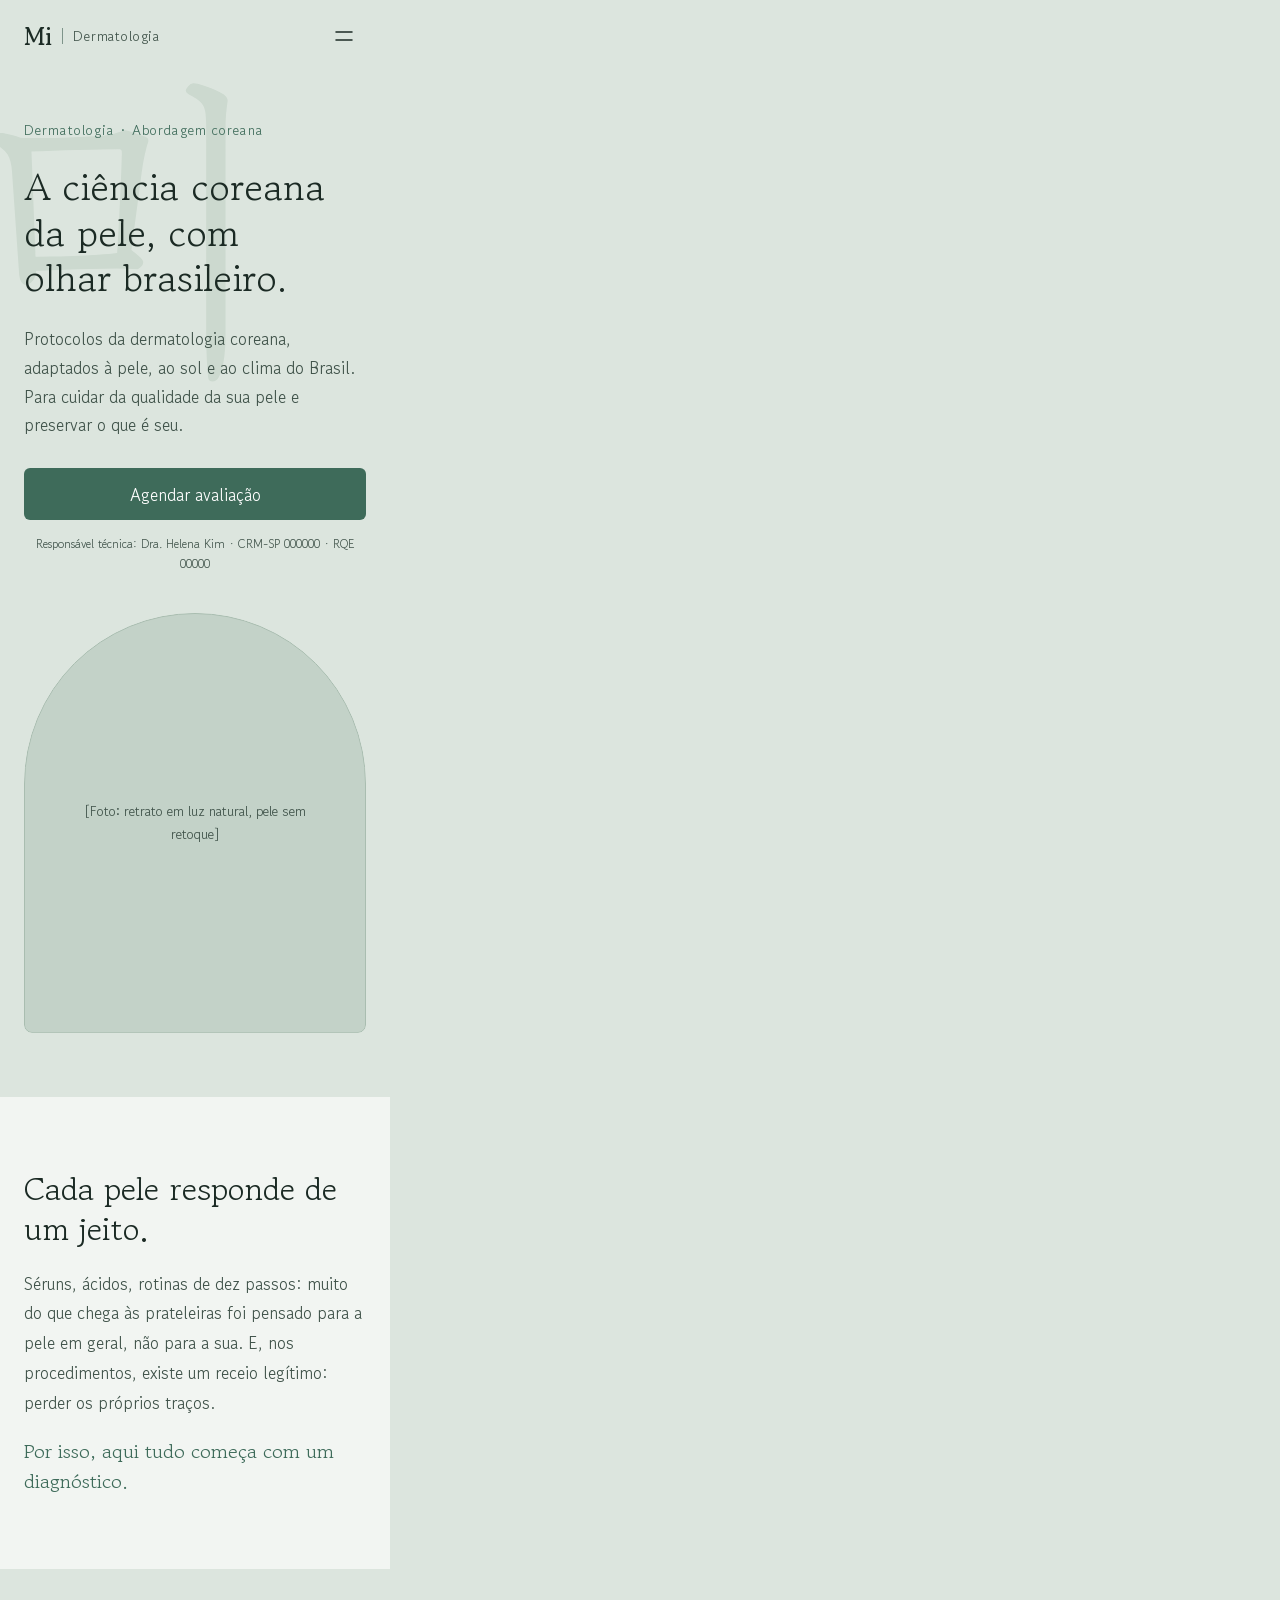
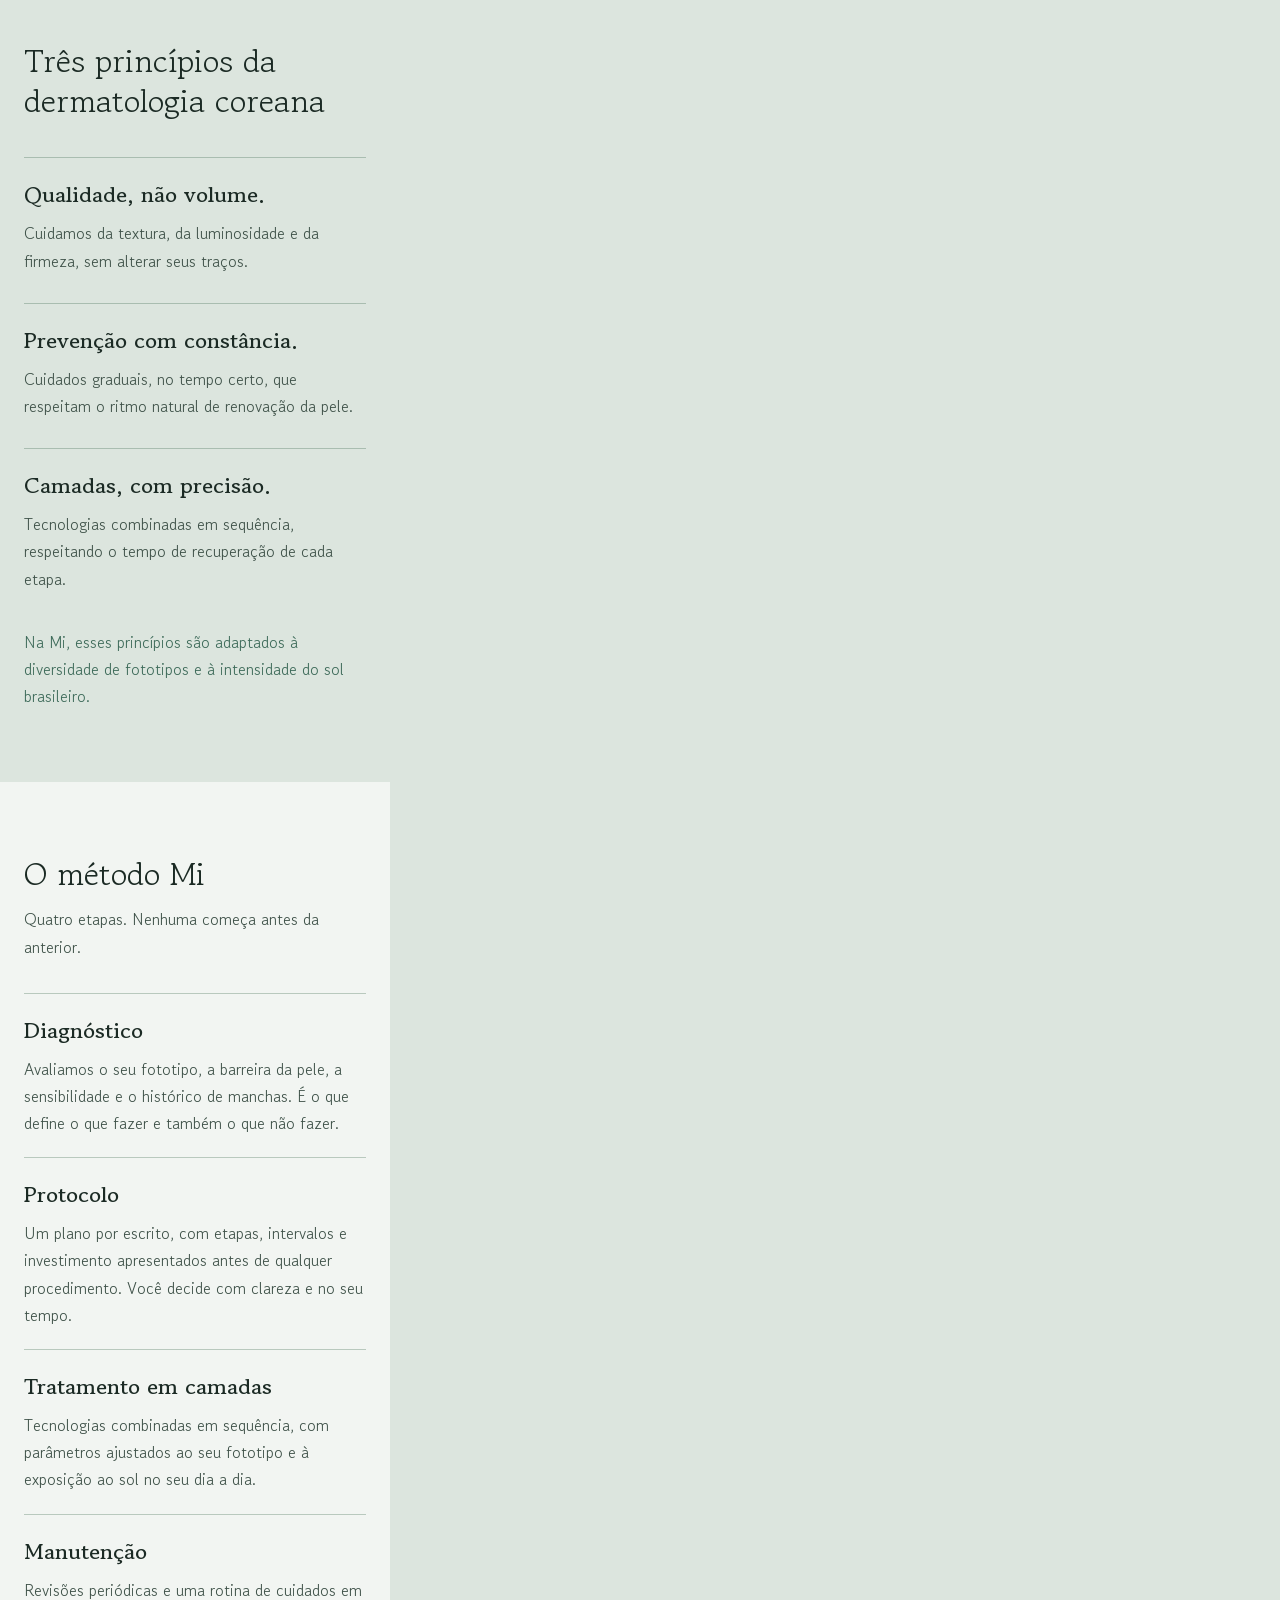
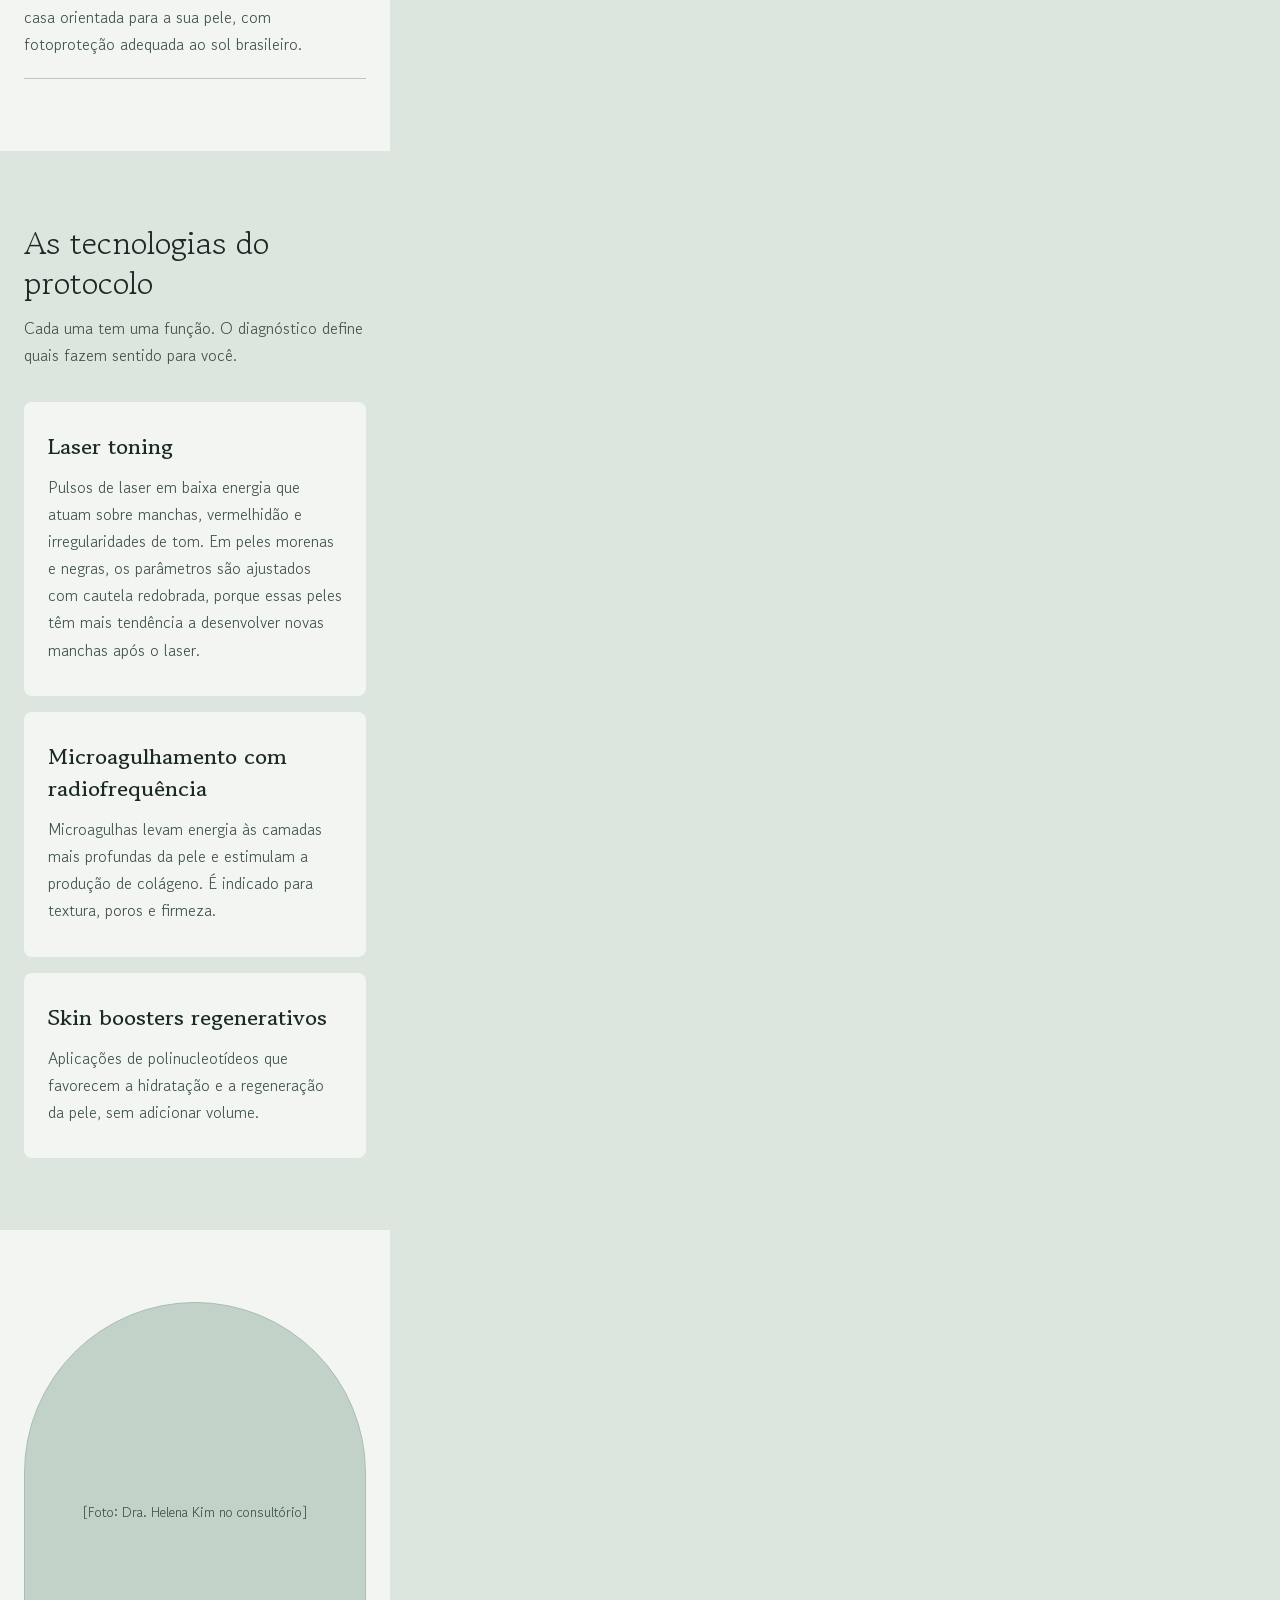
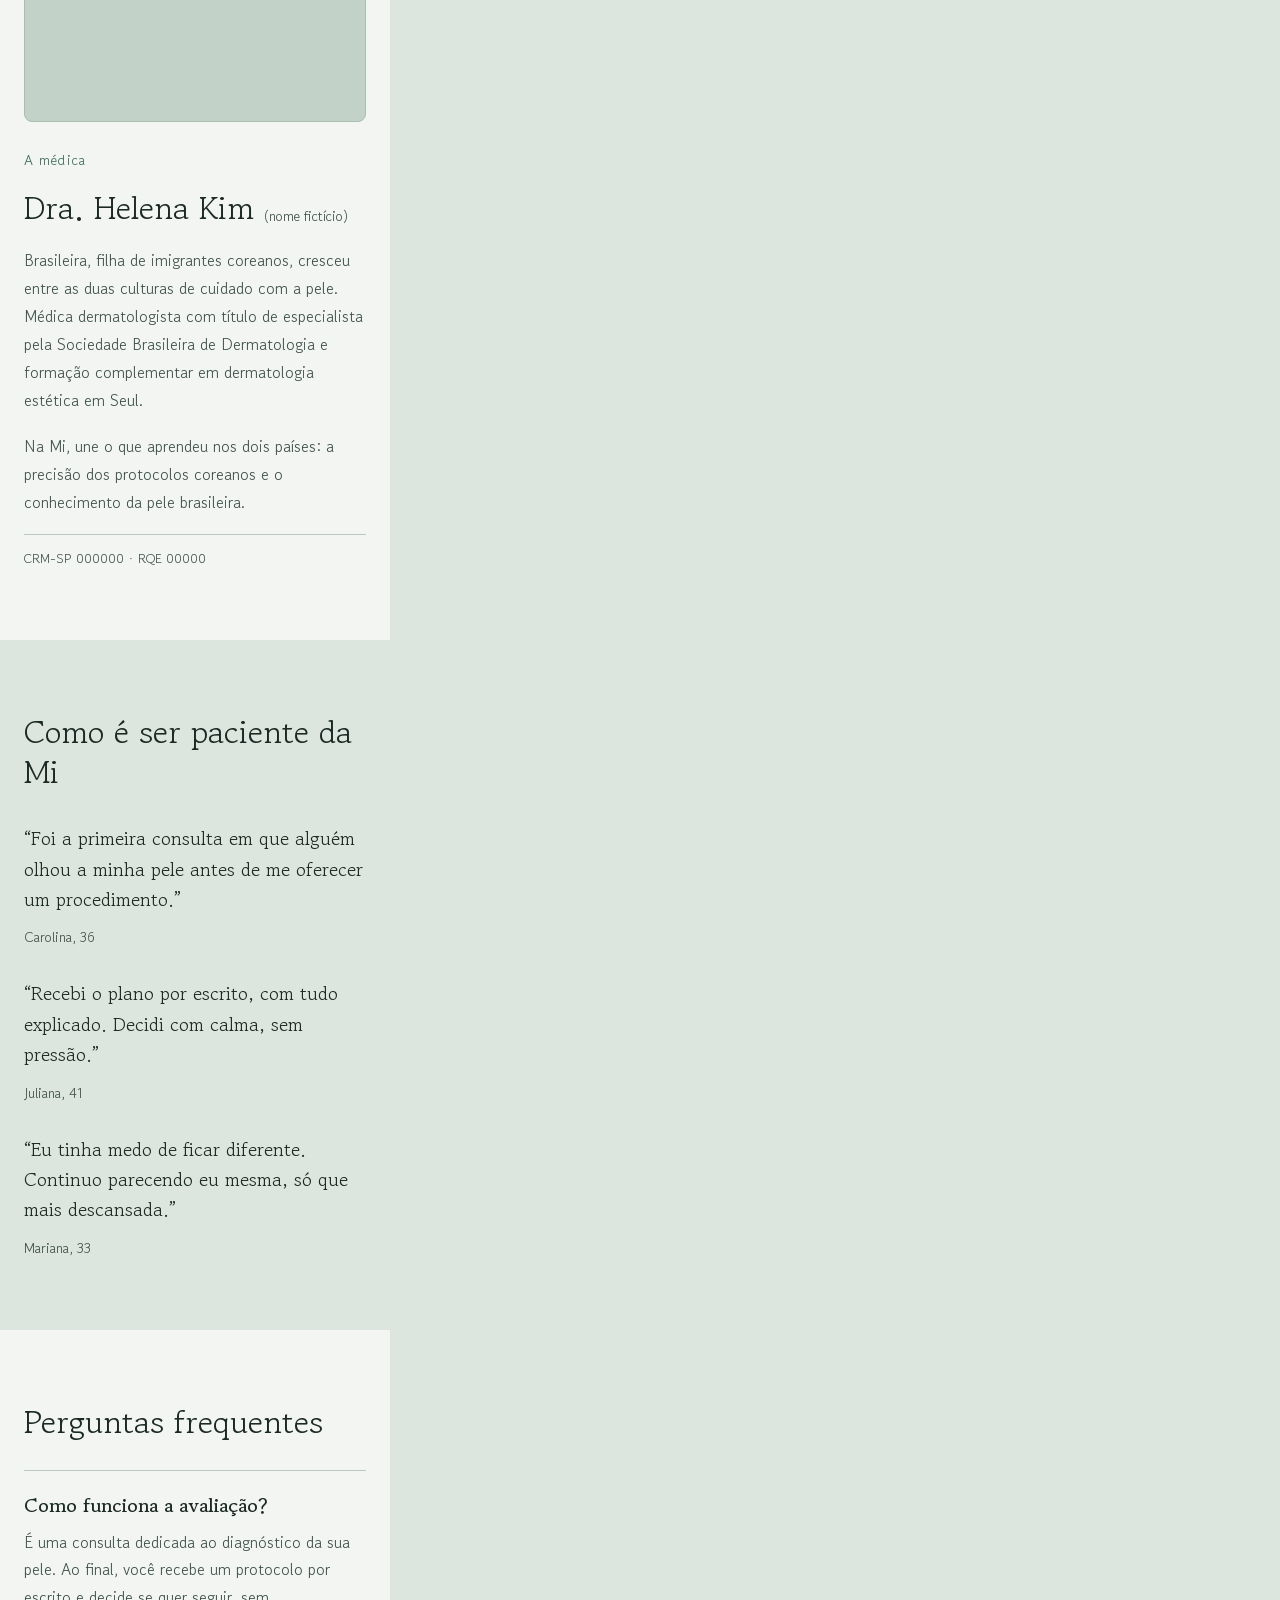
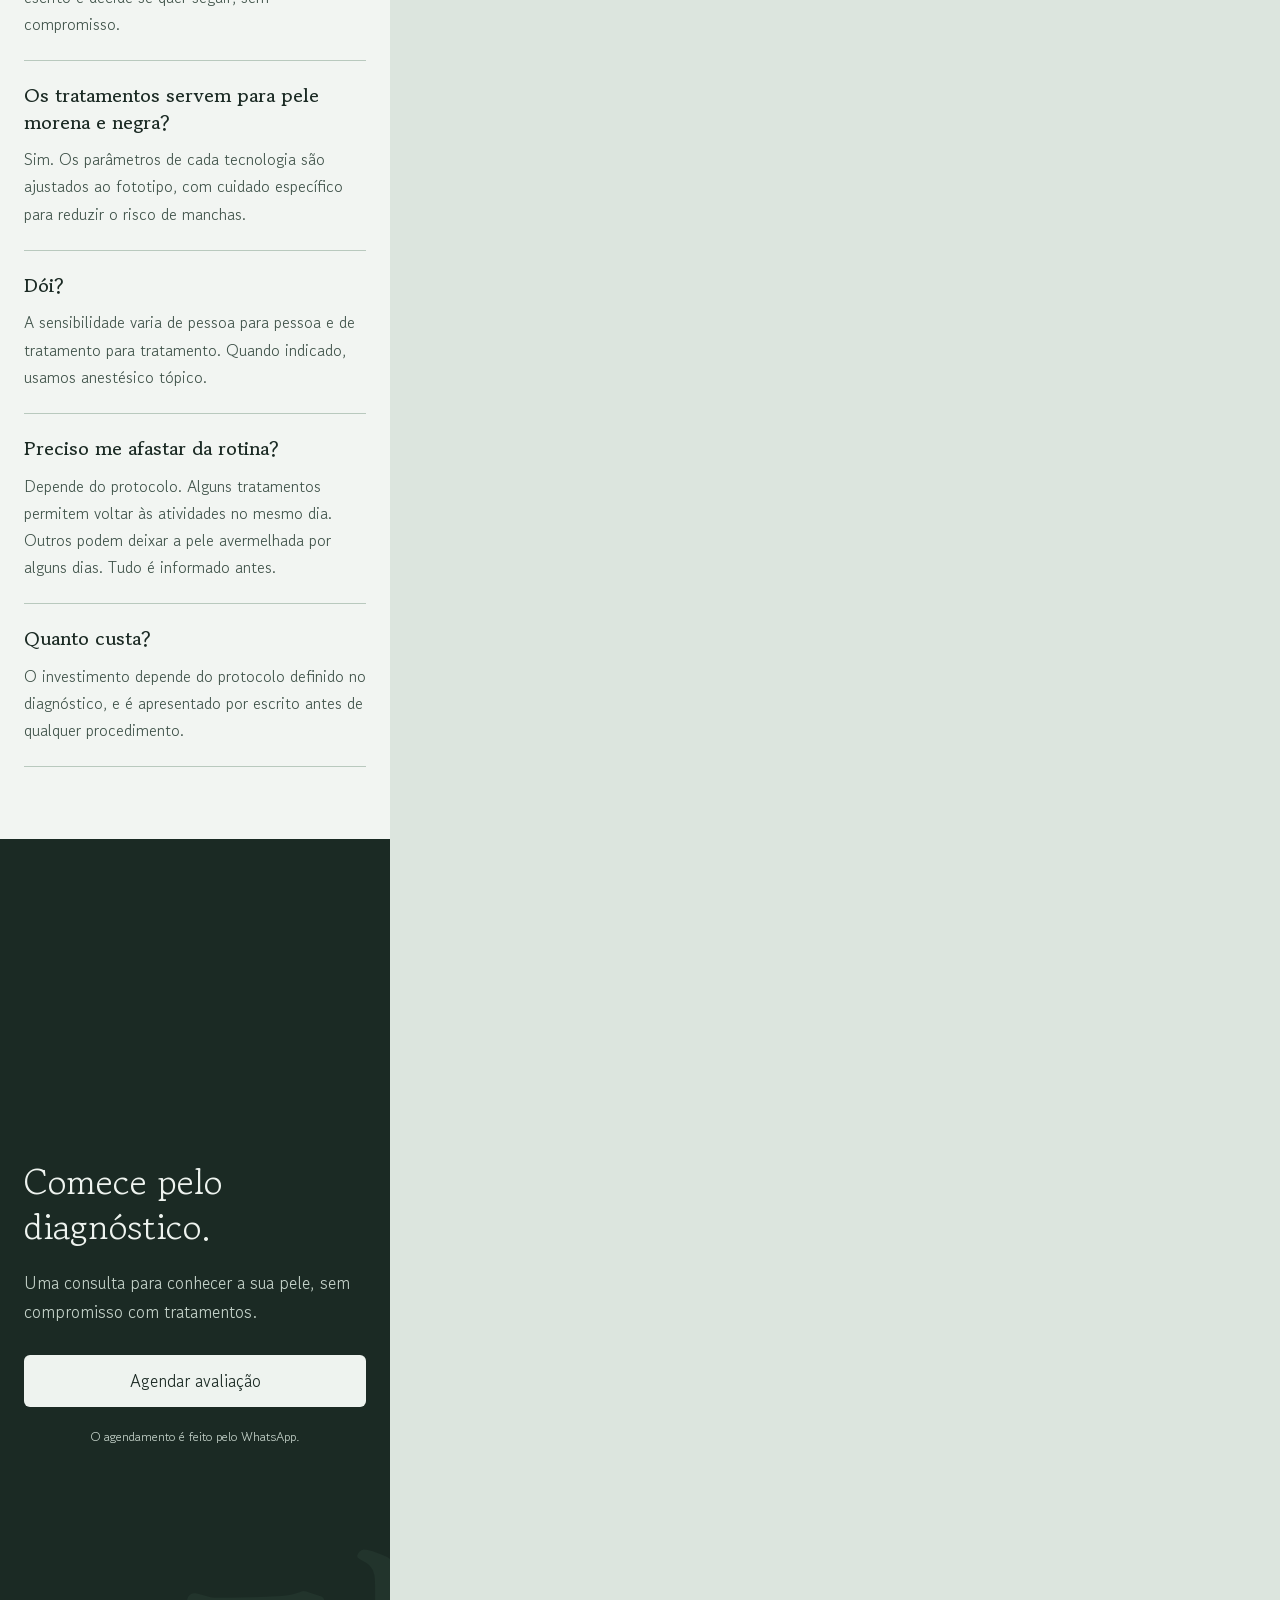
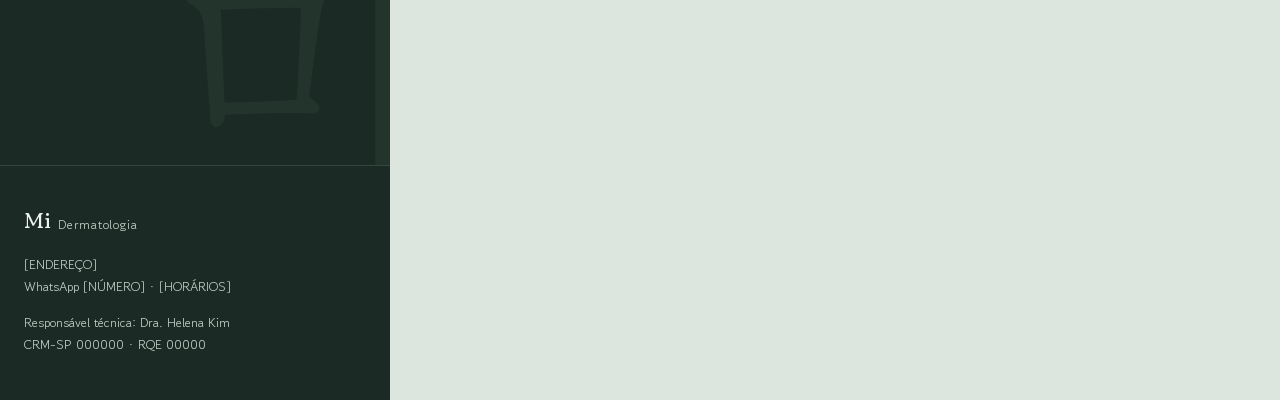
<file: docs/mockups/pagina-mobile.html>
<!doctype html>
<html lang="pt-BR">
<head>
<meta charset="utf-8">
<meta name="viewport" content="width=device-width, initial-scale=1">
<title>Mi Dermatologia — Página completa (mobile) — MOCKUP DE REFERÊNCIA</title>
<link rel="stylesheet" href="https://fonts.googleapis.com/css2?family=Gowun+Batang:wght@400;700&amp;family=Gowun+Dodum&amp;display=swap">
<style>
body{margin:0;background:#DCE5DE;font-family:"Gowun Dodum","Helvetica Neue",sans-serif;color:#1B2A24}
a{color:#1B2A24}a:hover{color:#3E6B5A}
@keyframes riseA{from{opacity:0;transform:translateY(10px)}to{opacity:1;transform:none}}
@keyframes archA{from{clip-path:inset(100% 0 0 0 round 171px 171px 8px 8px)}to{clip-path:inset(0 0 0 0 round 171px 171px 8px 8px)}}
@keyframes glyphA{from{opacity:0;transform:scale(1.04)}to{opacity:1;transform:none}}
.rv{animation:riseA 1000ms cubic-bezier(0.22,1,0.36,1) var(--d,0ms) both}
.arch{animation:archA 1600ms cubic-bezier(0.65,0,0.35,1) var(--d,0ms) both}
.glyph{transform-origin:30% 40%;animation:glyphA 2400ms cubic-bezier(0.22,1,0.36,1) var(--d,0ms) both}
@media (prefers-reduced-motion:reduce){.rv,.arch,.glyph{animation:none}}
</style>
</head>
<body>
<!-- Mockup de referência visual. Estilos inline de protótipo: NÃO copiar este código para o site. -->
<div style="position: relative; width: 390px; height: 8400px; box-sizing: border-box; background: #DCE5DE; overflow: hidden; display: flex; flex-direction: column">

<span class="glyph" aria-hidden="true" style="--d: 0ms; position: absolute; left: -24px; top: 56px; font-family: 'Gowun Batang', 'Nanum Myeongjo', serif; font-size: 340px; line-height: 1; color: #CCD9CF">미</span>

<header id="topo" style="position: relative; height: 72px; flex-shrink: 0; box-sizing: border-box; padding: 0 24px; display: flex; align-items: center; justify-content: space-between">
<a href="#topo" style="display: flex; align-items: center; gap: 10px; text-decoration: none">
<span style="font-family: 'Gowun Batang', Georgia, serif; font-weight: 700; font-size: 24px">Mi</span>
<span style="width: 1px; height: 16px; background: #7E948A"></span>
<span style="font-size: 14px; letter-spacing: 0.06em; color: #3F5249">Dermatologia</span>
</a>
<button type="button" aria-label="Abrir menu" style="width: 44px; height: 44px; display: flex; align-items: center; justify-content: center; background: transparent; border: 0; padding: 0; color: #1B2A24">
<svg width="24" height="24" viewBox="0 0 24 24" fill="none" stroke="currentColor" stroke-width="1.5" stroke-linecap="round"><path d="M4 8h16"></path><path d="M4 16h16"></path></svg>
</button>
</header>

<section style="position: relative; flex-shrink: 0; box-sizing: border-box; padding: 48px 24px 64px; display: flex; flex-direction: column; gap: 24px">
<p class="rv" style="--d: 400ms; margin: 0; font-size: 14px; letter-spacing: 0.08em; color: #3E6B5A">Dermatologia · Abordagem coreana</p>
<h1 class="rv" style="--d: 560ms; margin: 0; font-family: 'Gowun Batang', Georgia, serif; font-weight: 400; font-size: 38px; line-height: 1.2; text-wrap: balance">A ciência coreana da pele, com olhar brasileiro.</h1>
<p class="rv" style="--d: 780ms; margin: 0; font-size: 17px; line-height: 1.7; color: #3F5249; text-wrap: pretty">Protocolos da dermatologia coreana, adaptados à pele, ao sol e ao clima do Brasil. Para cuidar da qualidade da sua pele e preservar o que é seu.</p>
<div class="rv" style="--d: 960ms; display: flex; flex-direction: column; gap: 14px; padding-top: 4px">
<a href="https://wa.me/5500000000000?text=Ol%C3%A1!%20Gostaria%20de%20agendar%20uma%20avalia%C3%A7%C3%A3o%20de%20pele." target="_blank" rel="noopener" style="display: flex; align-items: center; justify-content: center; height: 52px; background: #3E6B5A; color: #FFFFFF; border-radius: 6px; text-decoration: none; font-size: 17px">Agendar avaliação</a>
<p style="margin: 0; font-size: 12px; line-height: 1.6; color: #3F5249; text-align: center">Responsável técnica: Dra. Helena Kim · CRM-SP 000000 · RQE 00000</p>
</div>
<div class="arch" style="--d: 200ms; width: 342px; height: 420px; margin-top: 16px; box-sizing: border-box; border-radius: 171px 171px 8px 8px; background: #C3D2C8; border: 1px solid #A9BDB0; display: flex; align-items: center; justify-content: center; padding: 40px">
<p style="margin: 0; text-align: center; font-size: 14px; line-height: 1.6; color: #3F5249">[Foto: retrato em luz natural, pele sem retoque]</p>
</div>
</section>

<section style="flex-shrink: 0; box-sizing: border-box; padding: 72px 24px; background: #F2F5F2; display: flex; flex-direction: column; gap: 20px">
<h2 style="margin: 0; font-family: 'Gowun Batang', Georgia, serif; font-weight: 400; font-size: 32px; line-height: 1.25">Cada pele responde de um jeito.</h2>
<p style="margin: 0; font-size: 17px; line-height: 1.75; color: #3F5249">Séruns, ácidos, rotinas de dez passos: muito do que chega às prateleiras foi pensado para a pele em geral, não para a sua. E, nos procedimentos, existe um receio legítimo: perder os próprios traços.</p>
<p style="margin: 0; font-family: 'Gowun Batang', Georgia, serif; font-size: 20px; line-height: 1.5; color: #3E6B5A">Por isso, aqui tudo começa com um diagnóstico.</p>
</section>

<section style="flex-shrink: 0; box-sizing: border-box; padding: 72px 24px; display: flex; flex-direction: column; gap: 36px">
<h2 style="margin: 0; font-family: 'Gowun Batang', Georgia, serif; font-weight: 400; font-size: 32px; line-height: 1.25">Três princípios da dermatologia coreana</h2>
<div style="display: flex; flex-direction: column; gap: 28px">
<div style="display: flex; flex-direction: column; gap: 10px; padding-top: 20px; border-top: 1px solid #A9BDB0">
<h3 style="margin: 0; font-family: 'Gowun Batang', Georgia, serif; font-weight: 700; font-size: 22px">Qualidade, não volume.</h3>
<p style="margin: 0; font-size: 16px; line-height: 1.7; color: #3F5249">Cuidamos da textura, da luminosidade e da firmeza, sem alterar seus traços.</p>
</div>
<div style="display: flex; flex-direction: column; gap: 10px; padding-top: 20px; border-top: 1px solid #A9BDB0">
<h3 style="margin: 0; font-family: 'Gowun Batang', Georgia, serif; font-weight: 700; font-size: 22px">Prevenção com constância.</h3>
<p style="margin: 0; font-size: 16px; line-height: 1.7; color: #3F5249">Cuidados graduais, no tempo certo, que respeitam o ritmo natural de renovação da pele.</p>
</div>
<div style="display: flex; flex-direction: column; gap: 10px; padding-top: 20px; border-top: 1px solid #A9BDB0">
<h3 style="margin: 0; font-family: 'Gowun Batang', Georgia, serif; font-weight: 700; font-size: 22px">Camadas, com precisão.</h3>
<p style="margin: 0; font-size: 16px; line-height: 1.7; color: #3F5249">Tecnologias combinadas em sequência, respeitando o tempo de recuperação de cada etapa.</p>
</div>
</div>
<p style="margin: 0; font-size: 16px; line-height: 1.7; color: #3E6B5A">Na Mi, esses princípios são adaptados à diversidade de fototipos e à intensidade do sol brasileiro.</p>
</section>

<section id="metodo" style="flex-shrink: 0; box-sizing: border-box; padding: 72px 24px; background: #F2F5F2; display: flex; flex-direction: column; gap: 32px">
<div style="display: flex; flex-direction: column; gap: 12px">
<h2 style="margin: 0; font-family: 'Gowun Batang', Georgia, serif; font-weight: 400; font-size: 32px; line-height: 1.25">O método Mi</h2>
<p style="margin: 0; font-size: 16px; line-height: 1.7; color: #3F5249">Quatro etapas. Nenhuma começa antes da anterior.</p>
</div>
<div style="display: flex; flex-direction: column">
<div style="display: flex; flex-direction: column; gap: 10px; padding: 20px 0; border-top: 1px solid #B9C9BE">
<h3 style="margin: 0; font-family: 'Gowun Batang', Georgia, serif; font-weight: 700; font-size: 22px">Diagnóstico</h3>
<p style="margin: 0; font-size: 16px; line-height: 1.7; color: #3F5249">Avaliamos o seu fototipo, a barreira da pele, a sensibilidade e o histórico de manchas. É o que define o que fazer e também o que não fazer.</p>
</div>
<div style="display: flex; flex-direction: column; gap: 10px; padding: 20px 0; border-top: 1px solid #B9C9BE">
<h3 style="margin: 0; font-family: 'Gowun Batang', Georgia, serif; font-weight: 700; font-size: 22px">Protocolo</h3>
<p style="margin: 0; font-size: 16px; line-height: 1.7; color: #3F5249">Um plano por escrito, com etapas, intervalos e investimento apresentados antes de qualquer procedimento. Você decide com clareza e no seu tempo.</p>
</div>
<div style="display: flex; flex-direction: column; gap: 10px; padding: 20px 0; border-top: 1px solid #B9C9BE">
<h3 style="margin: 0; font-family: 'Gowun Batang', Georgia, serif; font-weight: 700; font-size: 22px">Tratamento em camadas</h3>
<p style="margin: 0; font-size: 16px; line-height: 1.7; color: #3F5249">Tecnologias combinadas em sequência, com parâmetros ajustados ao seu fototipo e à exposição ao sol no seu dia a dia.</p>
</div>
<div style="display: flex; flex-direction: column; gap: 10px; padding: 20px 0; border-top: 1px solid #B9C9BE; border-bottom: 1px solid #B9C9BE">
<h3 style="margin: 0; font-family: 'Gowun Batang', Georgia, serif; font-weight: 700; font-size: 22px">Manutenção</h3>
<p style="margin: 0; font-size: 16px; line-height: 1.7; color: #3F5249">Revisões periódicas e uma rotina de cuidados em casa orientada para a sua pele, com fotoproteção adequada ao sol brasileiro.</p>
</div>
</div>
</section>

<section id="tecnologias" style="flex-shrink: 0; box-sizing: border-box; padding: 72px 24px; display: flex; flex-direction: column; gap: 32px">
<div style="display: flex; flex-direction: column; gap: 12px">
<h2 style="margin: 0; font-family: 'Gowun Batang', Georgia, serif; font-weight: 400; font-size: 32px; line-height: 1.25">As tecnologias do protocolo</h2>
<p style="margin: 0; font-size: 16px; line-height: 1.7; color: #3F5249">Cada uma tem uma função. O diagnóstico define quais fazem sentido para você.</p>
</div>
<div style="display: flex; flex-direction: column; gap: 16px">
<div style="background: #F2F5F2; border-radius: 8px; padding: 28px 24px 32px; display: flex; flex-direction: column; gap: 12px">
<h3 style="margin: 0; font-family: 'Gowun Batang', Georgia, serif; font-weight: 700; font-size: 22px">Laser toning</h3>
<p style="margin: 0; font-size: 16px; line-height: 1.7; color: #3F5249">Pulsos de laser em baixa energia que atuam sobre manchas, vermelhidão e irregularidades de tom. Em peles morenas e negras, os parâmetros são ajustados com cautela redobrada, porque essas peles têm mais tendência a desenvolver novas manchas após o laser.</p>
</div>
<div style="background: #F2F5F2; border-radius: 8px; padding: 28px 24px 32px; display: flex; flex-direction: column; gap: 12px">
<h3 style="margin: 0; font-family: 'Gowun Batang', Georgia, serif; font-weight: 700; font-size: 22px">Microagulhamento com radiofrequência</h3>
<p style="margin: 0; font-size: 16px; line-height: 1.7; color: #3F5249">Microagulhas levam energia às camadas mais profundas da pele e estimulam a produção de colágeno. É indicado para textura, poros e firmeza.</p>
</div>
<div style="background: #F2F5F2; border-radius: 8px; padding: 28px 24px 32px; display: flex; flex-direction: column; gap: 12px">
<h3 style="margin: 0; font-family: 'Gowun Batang', Georgia, serif; font-weight: 700; font-size: 22px">Skin boosters regenerativos</h3>
<p style="margin: 0; font-size: 16px; line-height: 1.7; color: #3F5249">Aplicações de polinucleotídeos que favorecem a hidratação e a regeneração da pele, sem adicionar volume.</p>
</div>
</div>
</section>

<section id="medica" style="flex-shrink: 0; box-sizing: border-box; padding: 72px 24px; background: #F2F5F2; display: flex; flex-direction: column; gap: 28px">
<div style="width: 342px; height: 420px; box-sizing: border-box; border-radius: 171px 171px 8px 8px; background: #C3D2C8; border: 1px solid #A9BDB0; display: flex; align-items: center; justify-content: center; padding: 40px">
<p style="margin: 0; text-align: center; font-size: 14px; line-height: 1.6; color: #3F5249">[Foto: Dra. Helena Kim no consultório]</p>
</div>
<div style="display: flex; flex-direction: column; gap: 18px">
<p style="margin: 0; font-size: 14px; letter-spacing: 0.08em; color: #3E6B5A">A médica</p>
<h2 style="margin: 0; font-family: 'Gowun Batang', Georgia, serif; font-weight: 400; font-size: 32px; line-height: 1.25">Dra. Helena Kim <span style="font-family: 'Gowun Dodum', sans-serif; font-size: 14px; color: #3F5249">(nome fictício)</span></h2>
<p style="margin: 0; font-size: 16px; line-height: 1.75; color: #3F5249">Brasileira, filha de imigrantes coreanos, cresceu entre as duas culturas de cuidado com a pele. Médica dermatologista com título de especialista pela Sociedade Brasileira de Dermatologia e formação complementar em dermatologia estética em Seul.</p>
<p style="margin: 0; font-size: 16px; line-height: 1.75; color: #3F5249">Na Mi, une o que aprendeu nos dois países: a precisão dos protocolos coreanos e o conhecimento da pele brasileira.</p>
<p style="margin: 0; padding-top: 14px; border-top: 1px solid #B9C9BE; font-size: 13px; color: #3F5249">CRM-SP 000000 · RQE 00000</p>
</div>
</section>

<section style="flex-shrink: 0; box-sizing: border-box; padding: 72px 24px; display: flex; flex-direction: column; gap: 32px">
<h2 style="margin: 0; font-family: 'Gowun Batang', Georgia, serif; font-weight: 400; font-size: 32px; line-height: 1.25">Como é ser paciente da Mi</h2>
<div style="display: flex; flex-direction: column; gap: 32px">
<figure style="margin: 0; display: flex; flex-direction: column; gap: 12px">
<blockquote style="margin: 0; font-family: 'Gowun Batang', Georgia, serif; font-size: 19px; line-height: 1.6">“Foi a primeira consulta em que alguém olhou a minha pele antes de me oferecer um procedimento.”</blockquote>
<figcaption style="font-size: 14px; color: #3F5249">Carolina, 36</figcaption>
</figure>
<figure style="margin: 0; display: flex; flex-direction: column; gap: 12px">
<blockquote style="margin: 0; font-family: 'Gowun Batang', Georgia, serif; font-size: 19px; line-height: 1.6">“Recebi o plano por escrito, com tudo explicado. Decidi com calma, sem pressão.”</blockquote>
<figcaption style="font-size: 14px; color: #3F5249">Juliana, 41</figcaption>
</figure>
<figure style="margin: 0; display: flex; flex-direction: column; gap: 12px">
<blockquote style="margin: 0; font-family: 'Gowun Batang', Georgia, serif; font-size: 19px; line-height: 1.6">“Eu tinha medo de ficar diferente. Continuo parecendo eu mesma, só que mais descansada.”</blockquote>
<figcaption style="font-size: 14px; color: #3F5249">Mariana, 33</figcaption>
</figure>
</div>
</section>

<section id="duvidas" style="flex-shrink: 0; box-sizing: border-box; padding: 72px 24px; background: #F2F5F2; display: flex; flex-direction: column; gap: 28px">
<h2 style="margin: 0; font-family: 'Gowun Batang', Georgia, serif; font-weight: 400; font-size: 32px; line-height: 1.25">Perguntas frequentes</h2>
<div style="display: flex; flex-direction: column">
<div style="display: flex; flex-direction: column; gap: 10px; padding: 22px 0; border-top: 1px solid #B9C9BE">
<h3 style="margin: 0; font-family: 'Gowun Batang', Georgia, serif; font-weight: 700; font-size: 19px; line-height: 1.4">Como funciona a avaliação?</h3>
<p style="margin: 0; font-size: 16px; line-height: 1.7; color: #3F5249">É uma consulta dedicada ao diagnóstico da sua pele. Ao final, você recebe um protocolo por escrito e decide se quer seguir, sem compromisso.</p>
</div>
<div style="display: flex; flex-direction: column; gap: 10px; padding: 22px 0; border-top: 1px solid #B9C9BE">
<h3 style="margin: 0; font-family: 'Gowun Batang', Georgia, serif; font-weight: 700; font-size: 19px; line-height: 1.4">Os tratamentos servem para pele morena e negra?</h3>
<p style="margin: 0; font-size: 16px; line-height: 1.7; color: #3F5249">Sim. Os parâmetros de cada tecnologia são ajustados ao fototipo, com cuidado específico para reduzir o risco de manchas.</p>
</div>
<div style="display: flex; flex-direction: column; gap: 10px; padding: 22px 0; border-top: 1px solid #B9C9BE">
<h3 style="margin: 0; font-family: 'Gowun Batang', Georgia, serif; font-weight: 700; font-size: 19px; line-height: 1.4">Dói?</h3>
<p style="margin: 0; font-size: 16px; line-height: 1.7; color: #3F5249">A sensibilidade varia de pessoa para pessoa e de tratamento para tratamento. Quando indicado, usamos anestésico tópico.</p>
</div>
<div style="display: flex; flex-direction: column; gap: 10px; padding: 22px 0; border-top: 1px solid #B9C9BE">
<h3 style="margin: 0; font-family: 'Gowun Batang', Georgia, serif; font-weight: 700; font-size: 19px; line-height: 1.4">Preciso me afastar da rotina?</h3>
<p style="margin: 0; font-size: 16px; line-height: 1.7; color: #3F5249">Depende do protocolo. Alguns tratamentos permitem voltar às atividades no mesmo dia. Outros podem deixar a pele avermelhada por alguns dias. Tudo é informado antes.</p>
</div>
<div style="display: flex; flex-direction: column; gap: 10px; padding: 22px 0; border-top: 1px solid #B9C9BE; border-bottom: 1px solid #B9C9BE">
<h3 style="margin: 0; font-family: 'Gowun Batang', Georgia, serif; font-weight: 700; font-size: 19px; line-height: 1.4">Quanto custa?</h3>
<p style="margin: 0; font-size: 16px; line-height: 1.7; color: #3F5249">O investimento depende do protocolo definido no diagnóstico, e é apresentado por escrito antes de qualquer procedimento.</p>
</div>
</div>
</section>

<section id="agendar" style="position: relative; flex-grow: 1; box-sizing: border-box; padding: 88px 24px; background: #1B2A24; overflow: hidden; display: flex; flex-direction: column; justify-content: center; gap: 20px">
<span aria-hidden="true" style="position: absolute; right: -40px; bottom: -60px; font-family: 'Gowun Batang', 'Nanum Myeongjo', serif; font-size: 300px; line-height: 1; color: #22342C">미</span>
<h2 style="position: relative; margin: 0; font-family: 'Gowun Batang', Georgia, serif; font-weight: 400; font-size: 36px; line-height: 1.25; color: #EEF3EF">Comece pelo diagnóstico.</h2>
<p style="position: relative; margin: 0; font-size: 17px; line-height: 1.7; color: #C4D2C9">Uma consulta para conhecer a sua pele, sem compromisso com tratamentos.</p>
<a href="https://wa.me/5500000000000?text=Ol%C3%A1!%20Gostaria%20de%20agendar%20uma%20avalia%C3%A7%C3%A3o%20de%20pele." target="_blank" rel="noopener" style="position: relative; display: flex; align-items: center; justify-content: center; height: 52px; margin-top: 8px; background: #EEF3EF; color: #1B2A24; border-radius: 6px; text-decoration: none; font-size: 17px">Agendar avaliação</a>
<p style="position: relative; margin: 0; font-size: 13px; color: #C4D2C9; text-align: center">O agendamento é feito pelo WhatsApp.</p>
</section>

<footer style="flex-shrink: 0; box-sizing: border-box; padding: 36px 24px 44px; background: #1B2A24; border-top: 1px solid #33473E; display: flex; flex-direction: column; gap: 14px; color: #C4D2C9; font-size: 13px; line-height: 1.7">
<span style="font-family: 'Gowun Batang', Georgia, serif; font-weight: 700; font-size: 22px; color: #EEF3EF">Mi <span style="font-family: 'Gowun Dodum', sans-serif; font-weight: 400; font-size: 13px; letter-spacing: 0.06em; color: #C4D2C9">Dermatologia</span></span>
<span>[ENDEREÇO]<br>WhatsApp [NÚMERO] · [HORÁRIOS]</span>
<span>Responsável técnica: Dra. Helena Kim<br>CRM-SP 000000 · RQE 00000</span>
</footer>

</div>
</body>
</html>
</file>
<file: css/tokens.css>
/* Tokens do design system Mi Dermatologia.
   Fonte única dos valores: use sempre estas variáveis, nunca valores soltos no CSS. */

:root {
  /* Cores */
  --celadon-100: #dce5de;
  --celadon-050: #f2f5f2;
  --celadon-200: #ccd9cf;
  --celadon-300: #c3d2c8;
  --line-strong: #a9bdb0;
  --line: #b9c9be;
  --sage-500: #7e948a;
  --ink: #1b2a24;
  --ink-muted: #3f5249;
  --accent: #3e6b5a;
  --on-accent: #ffffff;
  --ink-inverse: #eef3ef;
  --ink-inverse-muted: #c4d2c9;
  --ink-glyph: #22342c;
  --ink-line: #33473e;

  /* Famílias tipográficas (Google Fonts: Gowun Batang 400/700, Gowun Dodum 400) */
  --font-display: "Gowun Batang", "Nanum Myeongjo", Georgia, serif;
  --font-sans: "Gowun Dodum", "Helvetica Neue", sans-serif;

  /* Espaçamento */
  --space-2: 8px;
  --space-3: 12px;
  --space-4: 16px;
  --space-5: 20px;
  --space-6: 24px;
  --space-8: 32px;
  --space-12: 48px;
  --space-14: 56px;
  --page-gutter-desktop: 88px;
  --page-gutter-mobile: 24px;
  --section-y-desktop: 112px;
  --section-y-mobile: 72px;

  /* Raios */
  --radius-sm: 6px;
  --radius-md: 8px;
  --radius-arch-desktop: 240px;
  --radius-arch-mobile: 171px;

  /* Durações */
  --duration-rise: 1000ms;
  --duration-arch: 1600ms;
  --duration-glyph: 2400ms;

  /* Curvas de easing */
  --ease-out-soft: cubic-bezier(0.22, 1, 0.36, 1);
  --ease-in-out-reveal: cubic-bezier(0.65, 0, 0.35, 1);
}
</file>
<file: css/main.css>
/* Layout e componentes da Mi Dermatologia.
   Mobile-first: estilos base = mobile (mockup de 390px).
   768–1279px: tablet, layout do mobile numa coluna de leitura de 640px centralizada.
   A partir de 1280px: layout de desktop (mockup de 1440px), com conteúdo limitado a 1440px. */

/* Medidas de componentes e tipografia do design system que não estão em tokens.css */
:root {
  --text-hero: 38px;
  --text-section: 32px;
  --text-quote: 19px;
  --text-item: 22px;
  --text-lead: 17px;
  --text-body: 16px;
  --text-eyebrow: 15px;
  --text-caption: 13px;
  --text-button: 17px;
  --text-button-menu: 15px;
  --text-arch-placeholder: 15px;

  --header-height: 72px;
  --logo-mi: 24px;
  --logo-name: 14px;
  --logo-rule-height: 16px;
  --touch-target: 44px;
  --button-height: 52px;
  --button-height-menu: 44px;
  --arch-width: 342px;
  --arch-ratio: 342 / 420;
  --glyph-size: 340px;
  --hero-text-width: 640px;
  --hero-lead-width: 520px;
  --tension-width: 760px;
  --philosophy-title-width: 620px;
  --philosophy-note-width: 700px;
  --step-title-width: 240px;
  --technologies-intro-width: 460px;
  --doctor-text-width: 620px;
  --text-note: 14px;
  --text-cta-final: 36px;
  --text-footer: 13px;
  --footer-logo: 22px;
  --glyph-cta-size: 300px;
  --cta-text-width: 520px;
  --reading-width: 640px;
  --arch-radius: var(--radius-arch-mobile);

  /* Entrada da hero: início de cada animação a partir do carregamento */
  --rise-distance: 10px;
  --delay-arch: 200ms;
  --delay-eyebrow: 400ms;
  --delay-title: 560ms;
  --delay-lead: 780ms;
  --delay-action: 960ms;
  --focus-ring: 2px;

  /* Acima de 1440px o conteúdo fica numa coluna centralizada; o fundo segue a tela toda.
     --page-inline é o padding lateral de cada faixa da página (cabeçalho, seções). */
  --page-max: 1440px;
  --page-offset: max(0px, (100% - var(--page-max)) / 2);
  --page-inline: var(--page-gutter-mobile);
}

@media (min-width: 1280px) {
  :root {
    --text-hero: 66px;
    --text-section: 46px;
    --text-quote: 22px;
    --text-item: 24px;
    --text-lead: 20px;
    --text-body: 17px;

    --header-height: 96px;
    --logo-mi: 28px;
    --logo-name: 15px;
    --logo-rule-height: 20px;
    --button-height: 56px;
    --arch-width: 480px;
    --arch-ratio: 480 / 640;
    --glyph-size: 640px;
    --hero-min-height: 820px;
    --text-note: 16px;
    --text-cta-final: 56px;
    --text-footer: 14px;
    --footer-logo: 26px;
    --glyph-cta-size: 560px;
    --arch-radius: var(--radius-arch-desktop);
    --page-inline: calc(var(--page-offset) + var(--page-gutter-desktop));
  }
}

/* Tablet (768–1279px): layout do mobile numa coluna de leitura centralizada */
@media (width >= 768px) and (width < 1280px) {
  :root {
    --page-inline: max(var(--space-12), (100% - var(--reading-width)) / 2);
  }
}

/* Base */
*,
*::before,
*::after {
  box-sizing: border-box;
}

body {
  position: relative;
  margin: 0;
  overflow-x: clip;
  background: var(--celadon-100);
  color: var(--ink);
  font-family: var(--font-sans);
  font-size: var(--text-body);
  line-height: 1.7;
}

h1,
h2,
h3,
p {
  margin: 0;
}

a {
  color: var(--ink);
}

a:hover {
  color: var(--accent);
}

:focus-visible {
  outline: var(--focus-ring) solid var(--ink);
  outline-offset: var(--space-2);
}

/* Glifo 미 decorativo, atrás do cabeçalho e da hero */
.glyph {
  position: absolute;
  top: var(--space-14);
  left: calc(-1 * var(--space-6));
  font-family: var(--font-display);
  font-size: var(--glyph-size);
  line-height: 1;
  color: var(--celadon-200);
  pointer-events: none;
  user-select: none;
}

@media (min-width: 1280px) {
  .glyph {
    top: calc(var(--space-8) + var(--space-2));
    left: calc(var(--page-offset) - (var(--space-8) + var(--space-2)));
  }
}

/* Textos reutilizáveis */
.eyebrow {
  font-size: var(--text-eyebrow);
  line-height: 1.4;
  letter-spacing: 0.08em;
  color: var(--accent);
}

.lead {
  font-size: var(--text-lead);
  line-height: 1.7;
  color: var(--ink-muted);
  text-wrap: pretty;
}

.caption {
  font-size: var(--text-caption);
  line-height: 1.6;
  color: var(--ink-muted);
}

.closing {
  font-family: var(--font-display);
  font-size: var(--text-quote);
  line-height: 1.6;
  color: var(--accent);
}

.body-muted {
  color: var(--ink-muted);
}

/* Título de item (h3): etapas, princípios, tecnologias */
.item-title {
  font-family: var(--font-display);
  font-weight: 700;
  font-size: var(--text-item);
  line-height: 1.35;
}

/* Texto só para leitores de tela (ex.: aviso de nova aba nos botões) */
.visually-hidden {
  position: absolute;
  width: 1px;
  height: 1px;
  overflow: hidden;
  clip-path: inset(50%);
  white-space: nowrap;
}

/* Seções: faixa de largura total com padding vertical e margem lateral da página */
.section {
  padding: var(--section-y-mobile) var(--page-inline);
}

.section--alt {
  background: var(--celadon-050);
}

.section-title {
  font-family: var(--font-display);
  font-weight: 400;
  font-size: var(--text-section);
  line-height: 1.25;
}

@media (min-width: 1280px) {
  .section {
    padding-block: var(--section-y-desktop);
  }

  .section-title {
    line-height: 1.2;
  }
}

/* Botão: principal (hero), menu (cabeçalho) e inverso (CTA final) */
.button {
  display: inline-flex;
  align-items: center;
  justify-content: center;
  min-height: var(--button-height);
  padding: 0 var(--space-8);
  border-radius: var(--radius-sm);
  font-size: var(--text-button);
  text-decoration: none;
}

.button--primary {
  background: var(--accent);
  color: var(--on-accent);
}

.button--primary:hover {
  color: var(--on-accent);
}

.button--inverse {
  background: var(--ink-inverse);
  color: var(--ink);
}

.button--inverse:hover {
  color: var(--ink);
}

.button--menu {
  min-height: var(--button-height-menu);
  padding: 0 var(--space-5);
  background: var(--ink);
  color: var(--ink-inverse);
  font-size: var(--text-button-menu);
}

.button--menu:hover {
  color: var(--ink-inverse);
}

/* Moldura em arco (ArchFrame) */
.arch {
  display: flex;
  align-items: center;
  justify-content: center;
  width: 100%;
  max-width: var(--arch-width);
  aspect-ratio: var(--arch-ratio);
  padding: var(--space-8);
  border: 1px solid var(--line-strong);
  border-radius: var(--arch-radius) var(--arch-radius) var(--radius-md) var(--radius-md);
  background: var(--celadon-300);
}

.arch__placeholder {
  font-size: var(--text-arch-placeholder);
  line-height: 1.6;
  text-align: center;
  color: var(--ink-muted);
}

@media (min-width: 1280px) {
  .arch {
    flex-shrink: 0;
    padding: var(--space-12);
  }
}

/* Cabeçalho */
.site-header {
  position: relative;
  display: flex;
  align-items: center;
  justify-content: space-between;
  min-height: var(--header-height);
  padding: 0 var(--page-inline);
}

.logo {
  display: inline-flex;
  align-items: center;
  gap: var(--space-3);
  min-height: var(--header-height); /* mantém a altura da faixa com o menu aberto */
  text-decoration: none;
}

.logo__mi {
  font-family: var(--font-display);
  font-weight: 700;
  font-size: var(--logo-mi);
  line-height: 1;
}

.logo__rule {
  width: 1px;
  height: var(--logo-rule-height);
  background: var(--sage-500);
}

.logo__name {
  font-size: var(--logo-name);
  letter-spacing: 0.06em;
  color: var(--ink-muted);
}

/* Botão do menu (só no mobile): ícone de duas linhas, área de toque de 44px */
.menu-toggle {
  display: inline-flex;
  align-items: center;
  justify-content: center;
  width: var(--touch-target);
  height: var(--touch-target);
  padding: 0;
  border: 0;
  background: transparent;
  color: var(--ink);
  cursor: pointer;
}

/* Sem JavaScript o botão não funciona, então some e a navegação fica visível */
html:not(.js) .menu-toggle {
  display: none;
}

/* Navegação no mobile: painel abaixo do cabeçalho, empurrando o conteúdo */
.site-header {
  flex-wrap: wrap;
}

.site-nav {
  display: flex;
  flex-direction: column;
  flex-basis: 100%;
  padding-bottom: var(--space-6);
}

.js .site-nav:not(.is-open) {
  display: none;
}

.site-nav__link {
  display: flex;
  align-items: center;
  min-height: var(--touch-target);
  padding: var(--space-2) 0;
  border-top: 1px solid var(--line);
  font-size: var(--text-lead);
  text-decoration: none;
}

.site-nav .button {
  width: 100%;
  margin-top: var(--space-4);
}

@media (min-width: 1280px) {
  .site-header {
    flex-wrap: nowrap;
    padding: 0 var(--page-inline);
  }

  .menu-toggle {
    display: none;
  }

  .site-nav,
  .js .site-nav:not(.is-open) {
    display: flex;
    flex-direction: row;
    flex-basis: auto;
    align-items: center;
    gap: calc(var(--space-8) + var(--space-2));
    padding-bottom: 0;
  }

  .site-nav__link {
    display: inline-flex;
    padding: 0;
    border-top: 0;
    font-size: var(--text-button-menu);
  }

  .site-nav .button {
    width: auto;
    margin-top: 0;
  }
}

/* Hero */
.hero {
  position: relative;
  display: flex;
  flex-direction: column;
  gap: var(--space-6);
  padding: var(--space-12) var(--page-inline) calc(var(--space-14) + var(--space-2));
}

.hero__text {
  display: flex;
  flex-direction: column;
  gap: var(--space-6);
}

.hero__title {
  font-family: var(--font-display);
  font-weight: 400;
  font-size: var(--text-hero);
  line-height: 1.2;
  text-wrap: balance;
}

.hero__action {
  display: flex;
  flex-direction: column;
  gap: var(--space-3);
}

.hero__action .button {
  width: 100%;
}

.hero__action .caption {
  text-align: center;
}

.arch--hero {
  margin-top: var(--space-4);
}

@media (min-width: 1280px) {
  .hero {
    flex-direction: row;
    align-items: center;
    justify-content: space-between;
    gap: calc(var(--space-12) + var(--space-8));
    min-height: var(--hero-min-height);
    padding: calc(var(--space-14) + var(--space-2)) var(--page-inline) var(--section-y-mobile);
  }

  .hero__text {
    gap: var(--space-8);
    max-width: var(--hero-text-width);
    padding-top: calc(var(--space-12) + var(--space-8));
  }

  .hero__title {
    line-height: 1.15;
    letter-spacing: -0.01em;
  }

  .hero .lead {
    max-width: var(--hero-lead-width);
  }

  .hero__action {
    align-items: flex-start;
    gap: var(--space-5);
    padding-top: var(--space-2);
  }

  .hero__action .button {
    width: auto;
  }

  .hero__action .caption {
    text-align: left;
  }

  .arch--hero {
    margin-top: 0;
  }
}

/* Tensão: bloco de texto único; centralizado no desktop */
.tension {
  display: flex;
  flex-direction: column;
  gap: var(--space-5);
}

@media (min-width: 1280px) {
  .tension {
    align-items: center;
    gap: var(--space-6);
    text-align: center;
  }

  .tension > * {
    max-width: var(--tension-width);
  }
}

/* Filosofia: três princípios, cada um com fio superior; em colunas no desktop */
.philosophy {
  display: flex;
  flex-direction: column;
  gap: var(--space-8);
}

.principles {
  display: grid;
  gap: var(--space-6);
}

.principle {
  display: flex;
  flex-direction: column;
  gap: var(--space-3);
  padding-top: var(--space-5);
  border-top: 1px solid var(--line-strong);
}

.philosophy__note {
  color: var(--accent);
}

@media (min-width: 1280px) {
  .philosophy {
    gap: var(--space-14);
  }

  .philosophy__title {
    max-width: var(--philosophy-title-width);
  }

  .principles {
    grid-template-columns: repeat(3, minmax(0, 1fr));
    gap: var(--space-12);
  }

  .principle {
    gap: var(--space-4);
    padding-top: var(--space-6);
  }

  .philosophy__note {
    max-width: var(--philosophy-note-width);
  }
}

/* Seção dividida (método, perguntas): título nas colunas 1–4, conteúdo nas 6–12 */
.split-section {
  display: flex;
  flex-direction: column;
  gap: var(--space-8);
}

.section-head {
  display: flex;
  flex-direction: column;
  gap: var(--space-3);
}

@media (min-width: 1280px) {
  .split-section {
    display: grid;
    grid-template-columns: repeat(12, minmax(0, 1fr));
    column-gap: var(--space-6);
  }

  .split-section > .section-title {
    grid-column: 1 / span 4;
  }

  .split-section > .section-head {
    grid-column: 1 / span 4;
    gap: var(--space-5);
  }

  .split-section > :last-child {
    grid-column: 6 / span 7;
  }
}

/* StepList: itens separados por fios finos; a ordem vem da sequência, sem números */
.step-list {
  margin: 0;
  padding: 0;
  list-style: none;
  border-bottom: 1px solid var(--line);
}

.step {
  display: flex;
  flex-direction: column;
  gap: var(--space-3);
  padding: var(--space-5) 0;
  border-top: 1px solid var(--line);
}

/* Perguntas frequentes: títulos de item menores (19px mobile, 22px desktop) */
.step-list--faq {
  --text-item: 19px;
}

@media (min-width: 1280px) {
  .step-list--faq {
    --text-item: 22px;
  }

  .step {
    gap: var(--space-4);
    padding: var(--space-6) 0;
  }

  /* Método: título e texto lado a lado */
  .step-list--split .step {
    display: grid;
    grid-template-columns: var(--step-title-width) minmax(0, 1fr);
    gap: var(--space-8);
  }
}

/* Tecnologias: título e apoio em linha no desktop; cards celadon-050 sem borda */
.technologies {
  display: flex;
  flex-direction: column;
  gap: var(--space-8);
}

.cards {
  display: grid;
  gap: var(--space-4);
}

.card {
  display: flex;
  flex-direction: column;
  gap: var(--space-3);
  padding: var(--space-6) var(--space-6) var(--space-8);
  border-radius: var(--radius-md);
  background: var(--celadon-050);
}

@media (min-width: 1280px) {
  .technologies {
    gap: var(--space-14);
  }

  .section-head--row {
    flex-direction: row;
    align-items: flex-end;
    justify-content: space-between;
    gap: var(--space-12);
  }

  .section-head--row > p {
    max-width: var(--technologies-intro-width);
  }

  .cards {
    grid-template-columns: repeat(3, minmax(0, 1fr));
    gap: var(--space-6);
  }

  .card {
    gap: var(--space-4);
    padding: calc(var(--space-8) + var(--space-2)) var(--space-8) calc(var(--space-8) + var(--space-3));
  }
}

/* A médica: foto em arco e texto; lado a lado no desktop */
.doctor {
  display: flex;
  flex-direction: column;
  gap: var(--space-6);
}

.doctor__text {
  display: flex;
  flex-direction: column;
  gap: var(--space-4);
}

.doctor__note {
  font-family: var(--font-sans);
  font-size: var(--text-note);
  color: var(--ink-muted);
}

.doctor__credentials {
  padding-top: var(--space-4);
  border-top: 1px solid var(--line);
}

@media (min-width: 1280px) {
  .doctor {
    flex-direction: row;
    align-items: center;
    gap: calc(2 * var(--space-12));
  }

  /* Arco menor que o da hero: 440 × 580 */
  .arch--doctor {
    --arch-width: 440px;
    --arch-ratio: 440 / 580;
  }

  .doctor__text {
    gap: var(--space-6);
    max-width: var(--doctor-text-width);
  }
}

/* Depoimentos (Quote): frase em Batang, identificação discreta; colunas no desktop */
.testimonials {
  display: flex;
  flex-direction: column;
  gap: var(--space-8);
}

.quotes {
  display: grid;
  gap: var(--space-8);
}

.quote {
  display: flex;
  flex-direction: column;
  gap: var(--space-3);
  margin: 0;
}

.quote__text {
  margin: 0;
  font-family: var(--font-display);
  font-size: var(--text-quote);
  line-height: 1.6;
}

.quote__author {
  font-size: var(--text-eyebrow);
  color: var(--ink-muted);
}

@media (min-width: 1280px) {
  .testimonials {
    gap: var(--space-14);
  }

  .quotes {
    grid-template-columns: repeat(3, minmax(0, 1fr));
    gap: var(--space-12);
  }

  .quote {
    gap: var(--space-5);
  }
}

/* CTA final: única seção escura da página, com o glifo 미 ao fundo */
.final-cta {
  position: relative;
  display: flex;
  flex-direction: column;
  gap: var(--space-5);
  overflow: hidden;
  padding: calc(var(--section-y-mobile) + var(--space-4)) var(--page-inline);
  background: var(--ink);
}

.final-cta :focus-visible {
  outline-color: var(--ink-inverse);
}

.final-cta__glyph {
  position: absolute;
  right: calc(-1 * (var(--space-8) + var(--space-2)));
  bottom: calc(-1 * (var(--space-12) + var(--space-3)));
  font-family: var(--font-display);
  font-size: var(--glyph-cta-size);
  line-height: 1;
  color: var(--ink-glyph);
  pointer-events: none;
  user-select: none;
}

/* Conteúdo acima do glifo */
.final-cta > :not(.final-cta__glyph) {
  position: relative;
}

.final-cta__title {
  font-family: var(--font-display);
  font-weight: 400;
  font-size: var(--text-cta-final);
  line-height: 1.25;
  color: var(--ink-inverse);
}

.final-cta__text {
  font-size: var(--text-lead);
  line-height: 1.7;
  color: var(--ink-inverse-muted);
}

.final-cta .button {
  margin-top: var(--space-2);
}

.final-cta__note {
  font-size: var(--text-caption);
  text-align: center;
  color: var(--ink-inverse-muted);
}

@media (min-width: 1280px) {
  .final-cta {
    align-items: center;
    gap: calc(var(--space-6) + var(--space-2));
    padding-block: calc(var(--section-y-desktop) + var(--space-2));
    text-align: center;
  }

  .final-cta__glyph {
    right: calc(var(--page-offset) - (var(--space-12) + var(--space-3)));
    bottom: calc(-1 * (var(--section-y-desktop) + var(--space-2)));
  }

  .final-cta__title {
    line-height: 1.2;
  }

  .final-cta__text {
    max-width: var(--cta-text-width);
  }
}

/* Rodapé: continua o fundo escuro, separado do CTA por um fio */
.site-footer {
  display: flex;
  flex-direction: column;
  gap: var(--space-3);
  padding: var(--space-8) var(--page-inline) var(--space-12);
  border-top: 1px solid var(--ink-line);
  background: var(--ink);
  color: var(--ink-inverse-muted);
  font-size: var(--text-footer);
  line-height: 1.7;
}

.site-footer__brand {
  display: flex;
  flex-direction: column;
  gap: var(--space-3);
}

.site-footer__logo {
  font-family: var(--font-display);
  font-weight: 700;
  font-size: var(--footer-logo);
  line-height: 1.4;
  color: var(--ink-inverse);
}

.site-footer__logo-name {
  font-family: var(--font-sans);
  font-weight: 400;
  font-size: var(--text-footer);
  letter-spacing: 0.06em;
  color: var(--ink-inverse-muted);
}

/* No mobile, cada parte ocupa uma linha; no desktop, ficam separadas por "·" */
.site-footer__line {
  display: block;
}

.site-footer__sep {
  display: none;
}

@media (min-width: 1280px) {
  .site-footer {
    flex-direction: row;
    align-items: flex-end;
    justify-content: space-between;
    gap: var(--space-12);
    padding: var(--space-12) var(--page-inline) var(--space-14);
    line-height: 1.8;
  }

  .site-footer__line,
  .site-footer__sep {
    display: inline;
  }
}

/* Tablet: botões na largura natural, arcos centralizados, glifos acompanham a coluna */
@media (width >= 768px) and (width < 1280px) {
  .hero__action,
  .site-nav {
    align-items: flex-start;
  }

  .hero__action .button,
  .site-nav .button {
    width: auto;
  }

  .hero__action .caption {
    text-align: left;
  }

  .final-cta {
    align-items: flex-start;
  }

  .final-cta__note {
    text-align: left;
  }

  .arch {
    align-self: center;
  }

  .glyph {
    left: calc(var(--page-inline) - var(--space-12));
  }

  .final-cta__glyph {
    right: calc(var(--page-inline) - var(--space-12) - var(--space-3));
  }
}

/* Movimento: entrada da hero (uma vez, no carregamento).
   Só transform, opacity e clip-path; nada roda sem a classe "motion" (ver js/motion.js). */
@keyframes rise {
  from {
    opacity: 0;
    transform: translateY(var(--rise-distance));
  }
}

@keyframes glyph-in {
  from {
    opacity: 0;
    transform: scale(1.04);
  }
}

@keyframes arch-reveal {
  from {
    clip-path: inset(100% 0 0 0 round var(--arch-radius) var(--arch-radius) var(--radius-md) var(--radius-md));
  }
  to {
    clip-path: inset(0 round var(--arch-radius) var(--arch-radius) var(--radius-md) var(--radius-md));
  }
}

/* Só na tela: na impressão, tudo aparece no estado final */
@media screen and (prefers-reduced-motion: no-preference) {
  .motion .glyph {
    transform-origin: 30% 40%;
    animation: glyph-in var(--duration-glyph) var(--ease-out-soft) backwards;
  }

  .motion .arch--hero {
    animation: arch-reveal var(--duration-arch) var(--ease-in-out-reveal) var(--delay-arch) backwards;
  }

  .motion .hero__eyebrow,
  .motion .hero__title,
  .motion .hero__lead,
  .motion .hero__action {
    animation: rise var(--duration-rise) var(--ease-out-soft) backwards;
  }

  .motion .hero__eyebrow { animation-delay: var(--delay-eyebrow); }
  .motion .hero__title { animation-delay: var(--delay-title); }
  .motion .hero__lead { animation-delay: var(--delay-lead); }
  .motion .hero__action { animation-delay: var(--delay-action); }

  /* Revelações no scroll: escondidos até o js/motion.js marcar "is-visible" */
  .motion .step:not(.is-visible) {
    opacity: 0;
  }

  .motion .arch--doctor:not(.is-visible) {
    clip-path: inset(100% 0 0 0);
  }

  .motion .step.is-visible {
    animation: rise var(--duration-rise) var(--ease-out-soft) var(--reveal-delay, 0ms) backwards;
  }

  .motion .arch--doctor.is-visible {
    animation: arch-reveal var(--duration-arch) var(--ease-in-out-reveal) var(--reveal-delay, 0ms) backwards;
  }
}
</file>
